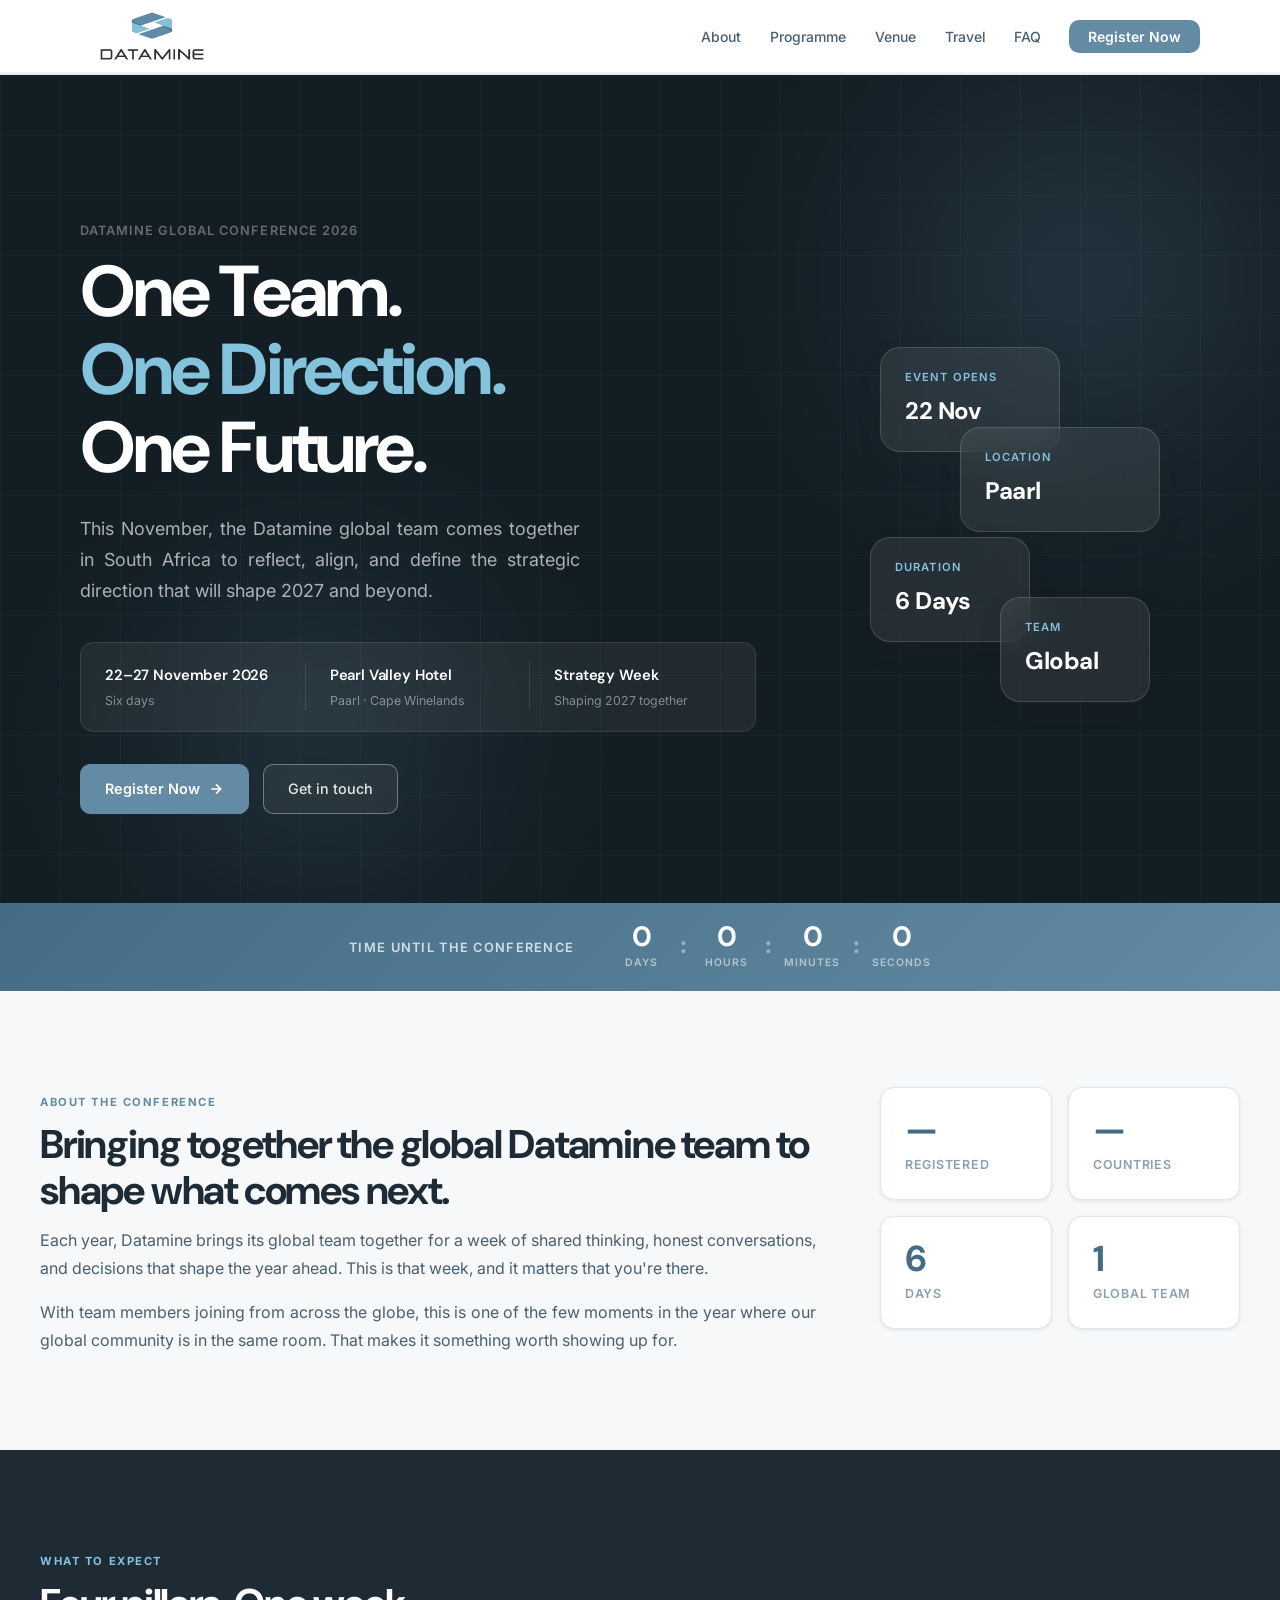
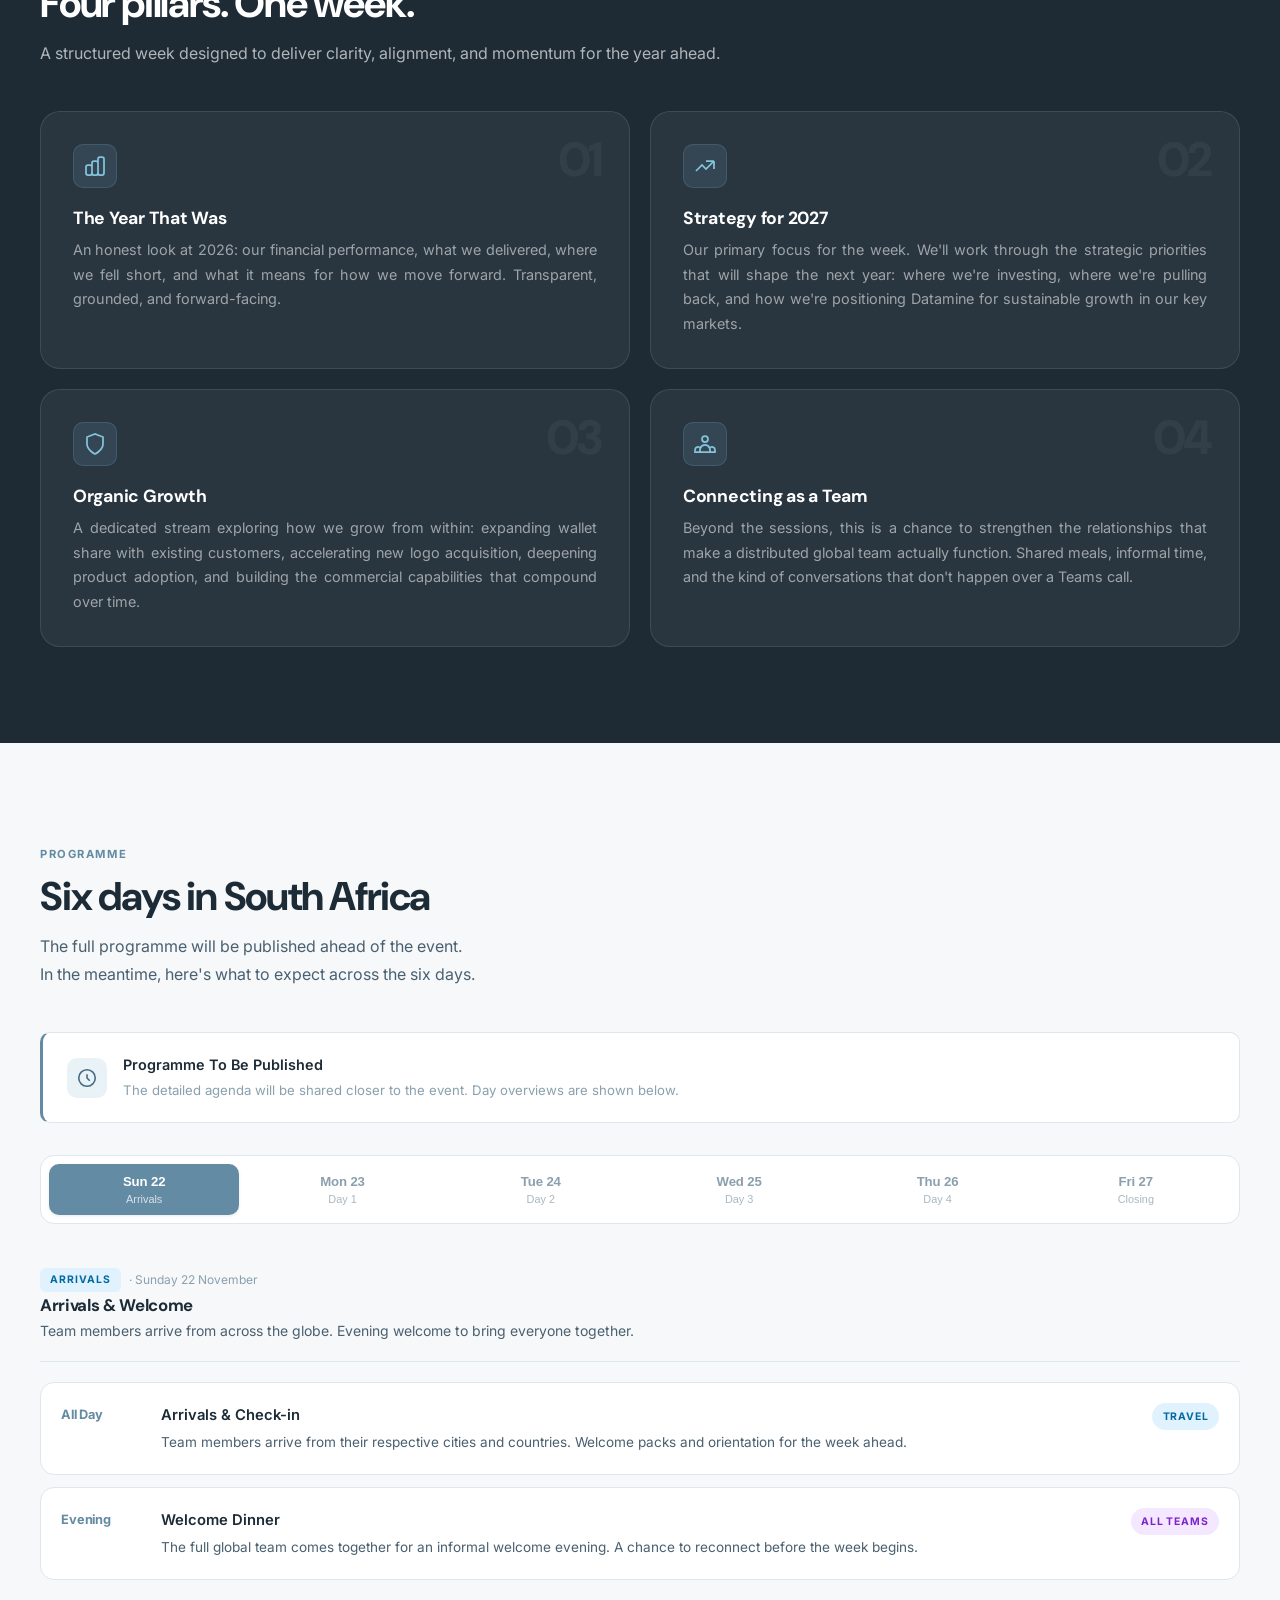
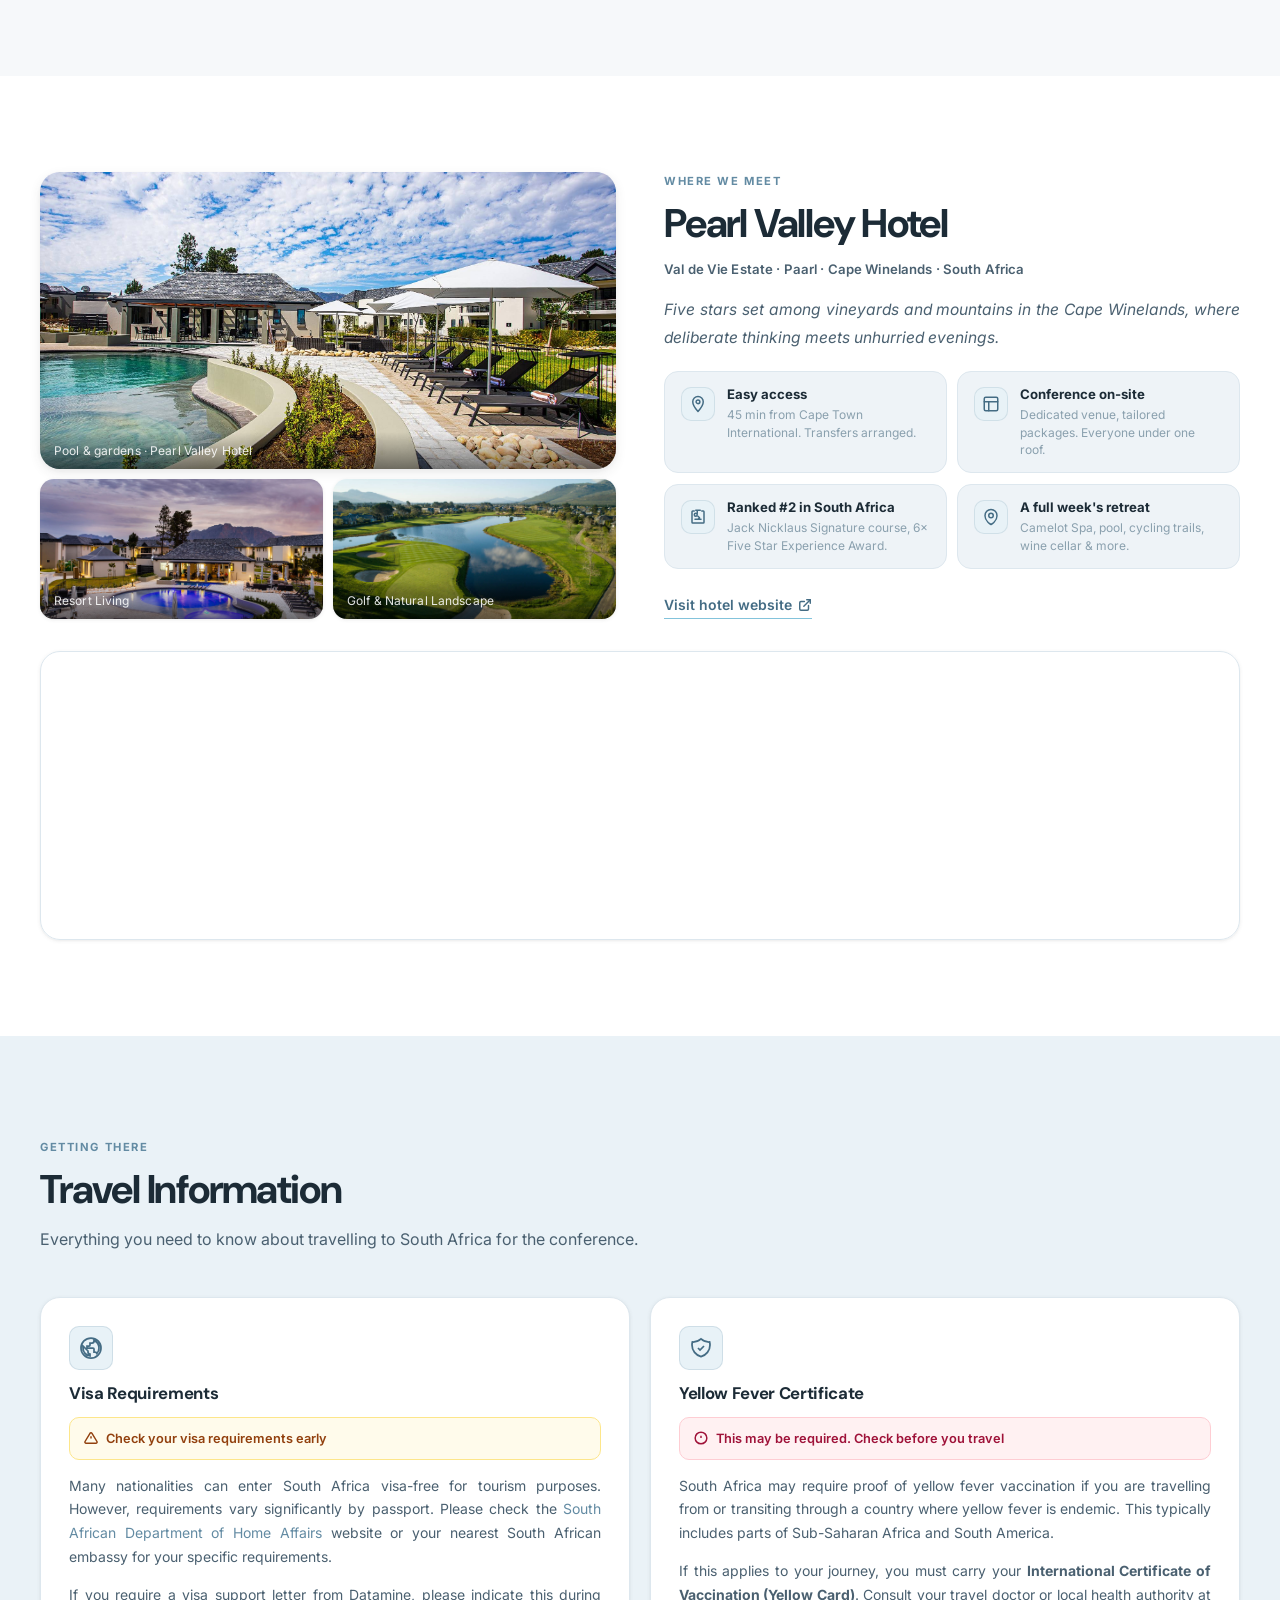
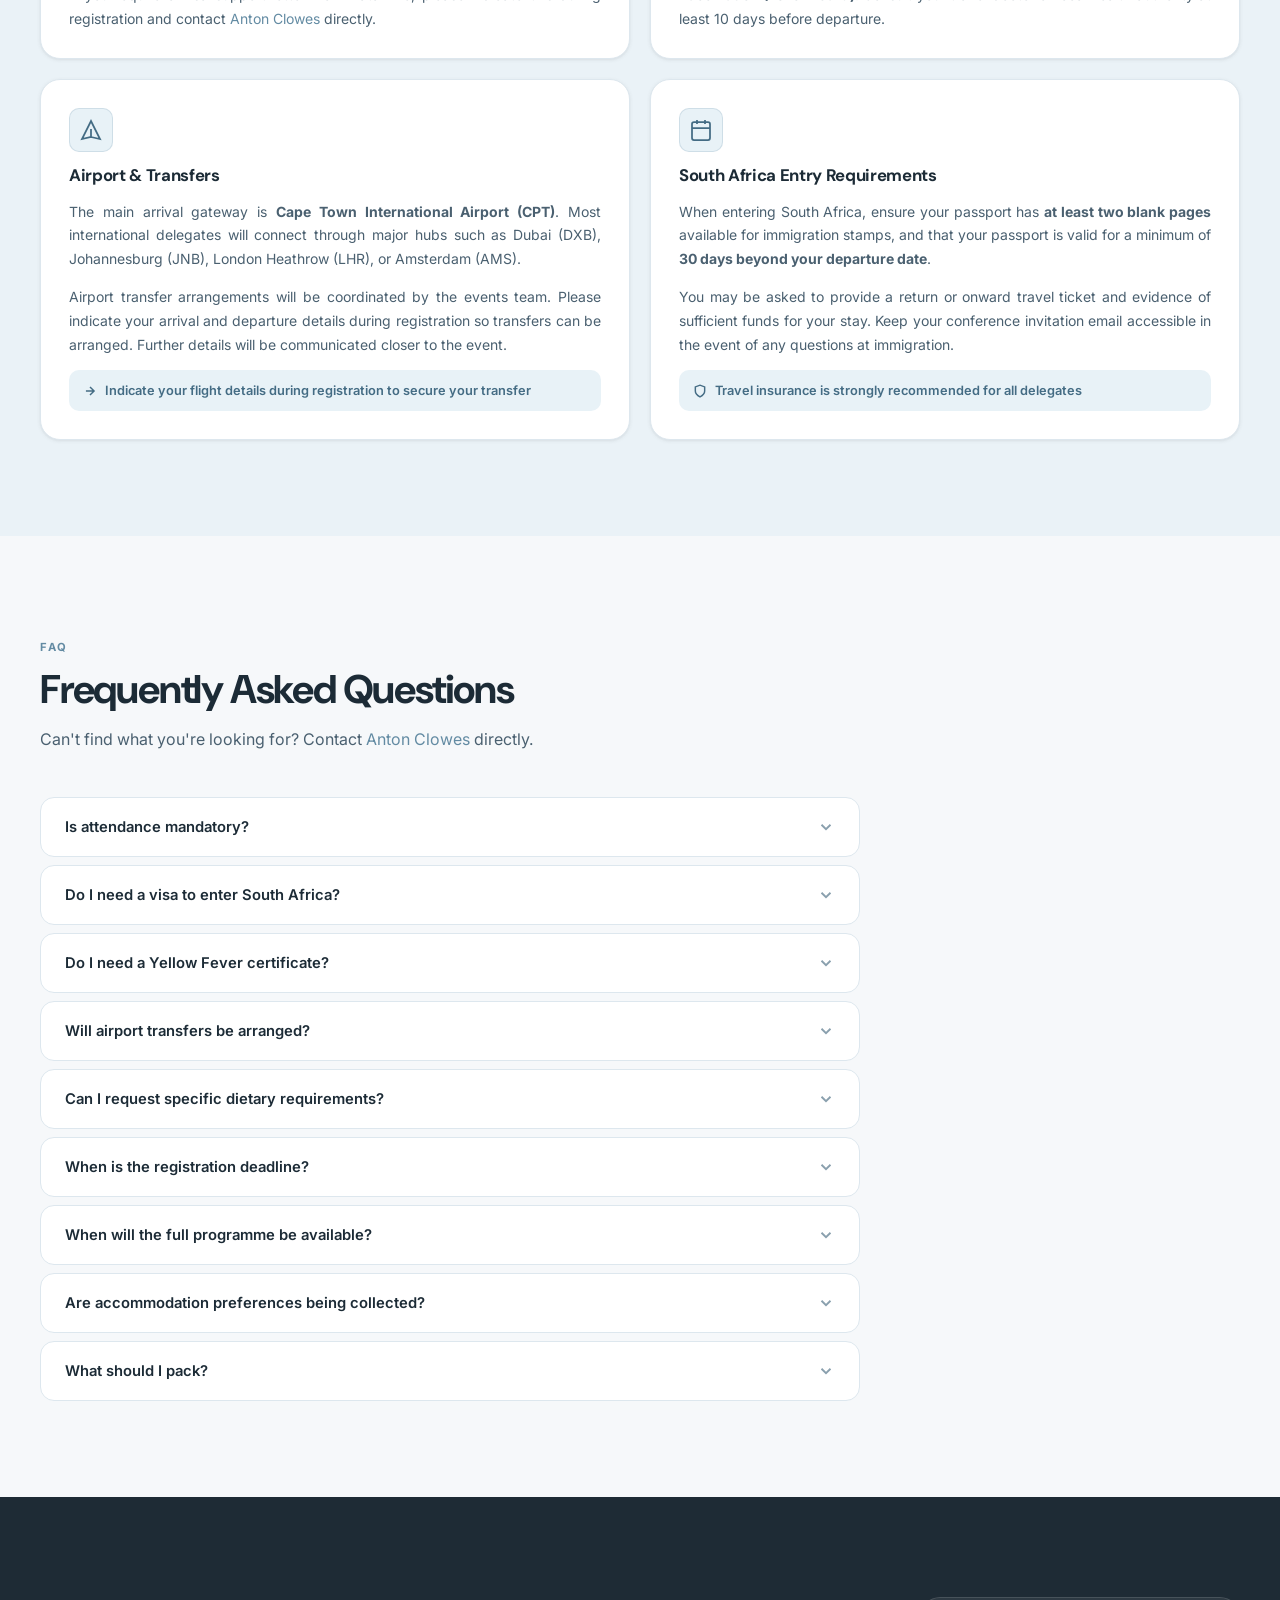
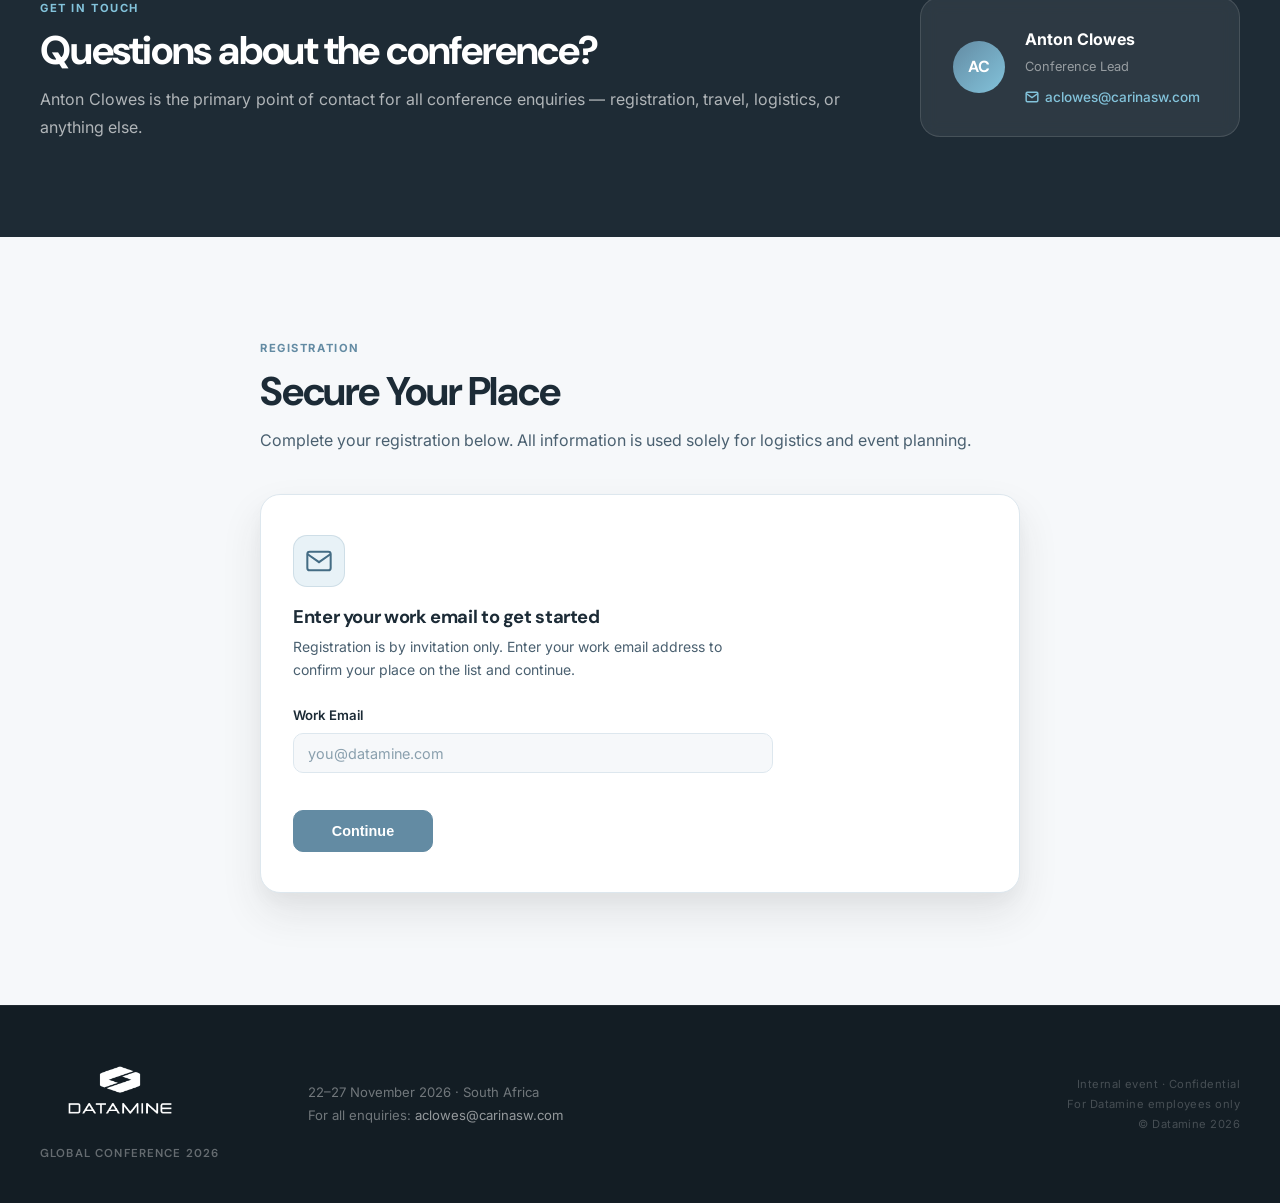
<file: index.html>
<!DOCTYPE html>
<html lang="en">
<head>
  <meta charset="UTF-8">
  <meta name="viewport" content="width=device-width, initial-scale=1.0">
  <meta name="robots" content="noindex, nofollow">
  <meta name="description" content="Datamine Global Conference 2026 — South Africa. 22–27 November 2026. Bringing together the global Datamine team to shape what comes next.">
  <title>Datamine Global Conference 2026</title>

  <!-- Fonts -->
  <link rel="preconnect" href="https://fonts.googleapis.com">
  <link rel="preconnect" href="https://fonts.gstatic.com" crossorigin>
  <link href="https://fonts.googleapis.com/css2?family=Inter:wght@300;400;500;600;700&family=DM+Sans:ital,opsz,wght@0,9..40,300;0,9..40,400;0,9..40,500;0,9..40,600;0,9..40,700;1,9..40,400;1,9..40,700&display=swap" rel="stylesheet">

  <link rel="stylesheet" href="css/styles.css">
</head>
<body>

<!-- ============================================================
     NAVIGATION
     ============================================================ -->
<nav id="main-nav" role="navigation" aria-label="Main navigation">
  <div class="nav-inner">
    <a class="nav-logo" href="#" aria-label="Datamine Global Conference 2026 home">
      <img
        src="images/Datamine-logo.png"
        alt="Datamine"
        class="nav-logo-image"
        onerror="this.src='https://raw.githubusercontent.com/dataminesoftware/datamine-conference/main/images/Datamine-logo.png'; this.onerror=function(){this.style.display='none'; this.nextElementSibling.style.display='flex';};"
      >
      <span class="nav-logo-fallback" aria-hidden="true" style="display:none">Datamine</span>
    </a>

    <button class="nav-mobile-toggle" id="nav-toggle" aria-expanded="false" aria-controls="nav-menu" aria-label="Toggle navigation">
      <span></span><span></span><span></span>
    </button>

    <ul class="nav-links" id="nav-menu" role="list">
      <li><a href="#about" class="nav-link">About</a></li>
      <li><a href="#programme" class="nav-link">Programme</a></li>
      <li><a href="#venue" class="nav-link">Venue</a></li>
      <li><a href="#travel" class="nav-link">Travel</a></li>
      <li><a href="#faq" class="nav-link">FAQ</a></li>
      <li><a href="#register" class="nav-link nav-cta">Register Now</a></li>
    </ul>
  </div>
  <div class="nav-progress" id="nav-progress" aria-hidden="true">
    <div class="nav-progress-bar" id="nav-progress-bar"></div>
  </div>
</nav>


<!-- ============================================================
     HERO
     ============================================================ -->
<section class="hero" aria-labelledby="hero-heading">
  <div class="hero-bg" aria-hidden="true">
    <div class="hero-bg-orb hero-bg-orb-1"></div>
    <div class="hero-bg-orb hero-bg-orb-2"></div>
    <div class="hero-bg-grid" aria-hidden="true"></div>
  </div>

  <div class="hero-inner">
    <div class="hero-content">

      <p class="hero-event-name">Datamine Global Conference 2026</p>

      <h1 id="hero-heading">
        <span class="hero-line-1">One Team.</span>
        <span class="hero-line-2">One Direction.</span>
        <span class="hero-line-3">One Future.</span>
      </h1>

      <p class="hero-sub">This November, the Datamine global team comes together in South Africa to reflect, align, and define the strategic direction that will shape 2027 and beyond.</p>

      <div class="hero-meta" role="list" aria-label="Event details">
        <div class="hero-meta-item" role="listitem">
          <strong>22–27 November 2026</strong>
          <span>Six days</span>
        </div>
        <div class="hero-meta-item" role="listitem">
          <strong>Pearl Valley Hotel</strong>
          <span>Paarl · Cape Winelands</span>
        </div>
        <div class="hero-meta-item" role="listitem">
          <strong>Strategy Week</strong>
          <span>Shaping 2027 together</span>
        </div>
      </div>

      <div class="hero-ctas">
        <a href="#register" class="btn-primary">
          Register Now
          <svg width="16" height="16" viewBox="0 0 24 24" fill="none" stroke="currentColor" stroke-width="2.5" aria-hidden="true"><path d="M5 12h14M12 5l7 7-7 7"/></svg>
        </a>
        <a href="mailto:aclowes@carinasw.com?subject=Datamine%20Global%20Conference%202026%20%E2%80%94%20Enquiry" class="btn-secondary">
          Get in touch
        </a>
      </div>
    </div>

    <div class="hero-visual" aria-hidden="true">
      <div class="hero-card-stack">
        <div class="hero-card hero-card-1">
          <span class="hero-card-label">Event opens</span>
          <strong>22 Nov</strong>
        </div>
        <div class="hero-card hero-card-2">
          <span class="hero-card-label">Location</span>
          <strong>Paarl</strong>
        </div>
        <div class="hero-card hero-card-3">
          <span class="hero-card-label">Duration</span>
          <strong>6 Days</strong>
        </div>
        <div class="hero-card hero-card-4">
          <span class="hero-card-label">Team</span>
          <strong>Global</strong>
        </div>
      </div>
    </div>
  </div>
</section>


<!-- ============================================================
     COUNTDOWN
     ============================================================ -->
<div class="countdown-bar" aria-label="Countdown to conference">
  <div class="countdown-inner">
    <span class="countdown-label">Time until the Conference</span>
    <div class="countdown-units" role="timer" aria-live="off">
      <div class="countdown-unit">
        <span class="countdown-num" id="cd-days" aria-label="days">--</span>
        <span class="countdown-name">Days</span>
      </div>
      <span class="countdown-sep" aria-hidden="true">:</span>
      <div class="countdown-unit">
        <span class="countdown-num" id="cd-hours" aria-label="hours">--</span>
        <span class="countdown-name">Hours</span>
      </div>
      <span class="countdown-sep" aria-hidden="true">:</span>
      <div class="countdown-unit">
        <span class="countdown-num" id="cd-mins" aria-label="minutes">--</span>
        <span class="countdown-name">Minutes</span>
      </div>
      <span class="countdown-sep" aria-hidden="true">:</span>
      <div class="countdown-unit">
        <span class="countdown-num" id="cd-secs" aria-label="seconds">--</span>
        <span class="countdown-name">Seconds</span>
      </div>
    </div>
  </div>
</div>


<!-- ============================================================
     ABOUT
     ============================================================ -->
<section id="about" aria-labelledby="about-heading">
  <div class="section-inner">
    <div class="about-grid">
      <div class="about-lead">
        <p class="section-eyebrow">About the Conference</p>
        <h2 id="about-heading" class="section-title">Bringing together the global Datamine team to shape what comes next.</h2>
        <p class="section-sub">Each year, Datamine brings its global team together for a week of shared thinking, honest conversations, and decisions that shape the year ahead. This is that week, and it matters that you're there.</p>
        <p class="section-sub" style="margin-top:1rem">With team members joining from across the globe, this is one of the few moments in the year where our global community is in the same room. That makes it something worth showing up for.</p>
      </div>
      <div class="about-stats" role="list">
        <div class="about-stat-card" role="listitem">
          <span class="about-stat-num" id="stat-confirmed">—</span>
          <span class="about-stat-label">Registered</span>
        </div>
        <div class="about-stat-card" role="listitem">
          <span class="about-stat-num" id="stat-countries">—</span>
          <span class="about-stat-label">Countries</span>
        </div>
        <div class="about-stat-card" role="listitem">
          <span class="about-stat-num">6</span>
          <span class="about-stat-label">Days</span>
        </div>
        <div class="about-stat-card" role="listitem">
          <span class="about-stat-num">1</span>
          <span class="about-stat-label">Global Team</span>
        </div>
      </div>
    </div>
  </div>
</section>


<!-- ============================================================
     WHAT TO EXPECT — FOUR PILLARS
     ============================================================ -->
<section id="pillars" class="section-dark" aria-labelledby="pillars-heading">
  <div class="section-inner">
    <div class="section-header">
      <p class="section-eyebrow section-eyebrow-light">What to Expect</p>
      <h2 id="pillars-heading" class="section-title section-title-light">Four pillars. One week.</h2>
      <p class="section-sub section-sub-light">A structured week designed to deliver clarity, alignment, and momentum for the year ahead.</p>
    </div>

    <div class="pillars-grid" role="list">

      <div class="pillar-card" role="listitem">
        <div class="pillar-number" aria-hidden="true">01</div>
        <div class="pillar-icon" aria-hidden="true">
          <svg width="24" height="24" viewBox="0 0 24 24" fill="none" stroke="currentColor" stroke-width="1.75"><path d="M9 19v-6a2 2 0 00-2-2H5a2 2 0 00-2 2v6a2 2 0 002 2h2a2 2 0 002-2zm0 0V9a2 2 0 012-2h2a2 2 0 012 2v10m-6 0a2 2 0 002 2h2a2 2 0 002-2m0 0V5a2 2 0 012-2h2a2 2 0 012 2v14a2 2 0 01-2 2h-2a2 2 0 01-2-2z"/></svg>
        </div>
        <h3>The Year That Was</h3>
        <p>An honest look at 2026: our financial performance, what we delivered, where we fell short, and what it means for how we move forward. Transparent, grounded, and forward-facing.</p>
      </div>

      <div class="pillar-card" role="listitem">
        <div class="pillar-number" aria-hidden="true">02</div>
        <div class="pillar-icon" aria-hidden="true">
          <svg width="24" height="24" viewBox="0 0 24 24" fill="none" stroke="currentColor" stroke-width="1.75"><path d="M13 7h8m0 0v8m0-8l-8 8-4-4-6 6"/></svg>
        </div>
        <h3>Strategy for 2027</h3>
        <p>Our primary focus for the week. We'll work through the strategic priorities that will shape the next year: where we're investing, where we're pulling back, and how we're positioning Datamine for sustainable growth in our key markets.</p>
      </div>

      <div class="pillar-card" role="listitem">
        <div class="pillar-number" aria-hidden="true">03</div>
        <div class="pillar-icon" aria-hidden="true">
          <svg width="24" height="24" viewBox="0 0 24 24" fill="none" stroke="currentColor" stroke-width="1.75"><path d="M12 22s8-4 8-10V5l-8-3-8 3v7c0 6 8 10 8 10z"/></svg>
        </div>
        <h3>Organic Growth</h3>
        <p>A dedicated stream exploring how we grow from within: expanding wallet share with existing customers, accelerating new logo acquisition, deepening product adoption, and building the commercial capabilities that compound over time.</p>
      </div>

      <div class="pillar-card" role="listitem">
        <div class="pillar-number" aria-hidden="true">04</div>
        <div class="pillar-icon" aria-hidden="true">
          <svg width="24" height="24" viewBox="0 0 24 24" fill="none" stroke="currentColor" stroke-width="1.75"><path d="M17 20h5v-2a3 3 0 00-5.356-1.857M17 20H7m10 0v-2c0-.656-.126-1.283-.356-1.857M7 20H2v-2a3 3 0 015.356-1.857M7 20v-2c0-.656.126-1.283.356-1.857m0 0a5.002 5.002 0 019.288 0M15 7a3 3 0 11-6 0 3 3 0 016 0z"/></svg>
        </div>
        <h3>Connecting as a Team</h3>
        <p>Beyond the sessions, this is a chance to strengthen the relationships that make a distributed global team actually function. Shared meals, informal time, and the kind of conversations that don't happen over a Teams call.</p>
      </div>

    </div>
  </div>
</section>


<!-- ============================================================
     PROGRAMME
     ============================================================ -->
<section id="programme" aria-labelledby="programme-heading">
  <div class="section-inner">
    <div class="section-header">
      <p class="section-eyebrow">Programme</p>
      <h2 id="programme-heading" class="section-title">Six days in South Africa</h2>
      <p class="section-sub">
The full programme will be published ahead of the event.<br>
In the meantime, here's what to expect across the six days.
</p>
    </div>

    <div class="programme-tbd-banner" role="note" aria-label="Programme status">
      <div class="programme-tbd-icon" aria-hidden="true">
        <svg width="22" height="22" viewBox="0 0 24 24" fill="none" stroke="currentColor" stroke-width="1.75"><path d="M12 8v4l3 3m6-3a9 9 0 11-18 0 9 9 0 0118 0z"/></svg>
      </div>
      <div class="programme-tbd-text">
        <strong>Programme To Be Published</strong>
        <span>The detailed agenda will be shared closer to the event. Day overviews are shown below.</span>
      </div>
    </div>

    <div class="day-tabs" role="tablist" aria-label="Conference days">
      <button class="day-tab active" role="tab" aria-selected="true" aria-controls="day-sun" id="tab-sun" onclick="showDay(event,'sun')">
        <span class="tab-date">Sun 22</span>
        <span class="tab-theme">Arrivals</span>
      </button>
      <button class="day-tab" role="tab" aria-selected="false" aria-controls="day-mon" id="tab-mon" onclick="showDay(event,'mon')">
        <span class="tab-date">Mon 23</span>
        <span class="tab-theme">Day 1</span>
      </button>
      <button class="day-tab" role="tab" aria-selected="false" aria-controls="day-tue" id="tab-tue" onclick="showDay(event,'tue')">
        <span class="tab-date">Tue 24</span>
        <span class="tab-theme">Day 2</span>
      </button>
      <button class="day-tab" role="tab" aria-selected="false" aria-controls="day-wed" id="tab-wed" onclick="showDay(event,'wed')">
        <span class="tab-date">Wed 25</span>
        <span class="tab-theme">Day 3</span>
      </button>
      <button class="day-tab" role="tab" aria-selected="false" aria-controls="day-thu" id="tab-thu" onclick="showDay(event,'thu')">
        <span class="tab-date">Thu 26</span>
        <span class="tab-theme">Day 4</span>
      </button>
      <button class="day-tab" role="tab" aria-selected="false" aria-controls="day-fri" id="tab-fri" onclick="showDay(event,'fri')">
        <span class="tab-date">Fri 27</span>
        <span class="tab-theme">Closing</span>
      </button>
    </div>

    <div id="day-sun" class="day-content active" role="tabpanel" aria-labelledby="tab-sun">
      <div class="day-header">
        <div class="day-header-meta">
          <span class="day-badge day-badge-arrivals">Arrivals</span>
          <span class="day-header-date">· Sunday 22 November</span>
        </div>
        <h3>Arrivals &amp; Welcome</h3>
        <p>Team members arrive from across the globe. Evening welcome to bring everyone together.</p>
      </div>
      <div class="day-placeholder">
        <div class="day-placeholder-item">
          <span class="day-placeholder-time">All Day</span>
          <div class="day-placeholder-content">
            <strong>Arrivals &amp; Check-in</strong>
            <p>Team members arrive from their respective cities and countries. Welcome packs and orientation for the week ahead.</p>
          </div>
          <span class="session-tag tag-logistics">Travel</span>
        </div>
        <div class="day-placeholder-item">
          <span class="day-placeholder-time">Evening</span>
          <div class="day-placeholder-content">
            <strong>Welcome Dinner</strong>
            <p>The full global team comes together for an informal welcome evening. A chance to reconnect before the week begins.</p>
          </div>
          <span class="session-tag tag-social">All Teams</span>
        </div>
      </div>
    </div>

    <div id="day-mon" class="day-content" role="tabpanel" aria-labelledby="tab-mon" hidden>
      <div class="day-header">
        <div class="day-header-meta">
          <span class="day-badge day-badge-programme">Programme</span>
          <span class="day-header-date">· Monday 23 November</span>
        </div>
        <h3>Day 1</h3>
        <p>The conference opens formally. Leadership sets the tone and direction for the week.</p>
      </div>
      <div class="tbd-box">
        <svg width="24" height="24" viewBox="0 0 24 24" fill="none" stroke="currentColor" stroke-width="1.5" aria-hidden="true"><path d="M12 8v4l3 3m6-3a9 9 0 11-18 0 9 9 0 0118 0z"/></svg>
        <p>Programme To Be Published</p>
        <span>The detailed agenda for Day 1 will be shared ahead of the conference.</span>
      </div>
    </div>

    <div id="day-tue" class="day-content" role="tabpanel" aria-labelledby="tab-tue" hidden>
      <div class="day-header">
        <div class="day-header-meta">
          <span class="day-badge day-badge-programme">Programme</span>
          <span class="day-header-date">· Tuesday 24 November</span>
        </div>
        <h3>Day 2</h3>
        <p>Strategic sessions and team working groups. Focused and energised.</p>
      </div>
      <div class="tbd-box">
        <svg width="24" height="24" viewBox="0 0 24 24" fill="none" stroke="currentColor" stroke-width="1.5" aria-hidden="true"><path d="M12 8v4l3 3m6-3a9 9 0 11-18 0 9 9 0 0118 0z"/></svg>
        <p>Programme To Be Published</p>
        <span>The detailed agenda for Day 2 will be shared ahead of the conference.</span>
      </div>
    </div>

    <div id="day-wed" class="day-content" role="tabpanel" aria-labelledby="tab-wed" hidden>
      <div class="day-header">
        <div class="day-header-meta">
          <span class="day-badge day-badge-programme">Programme</span>
          <span class="day-header-date">· Wednesday 25 November</span>
        </div>
        <h3>Day 3</h3>
        <p>Mid-week deep dives and cross-team sessions. Organic growth in focus.</p>
      </div>
      <div class="tbd-box">
        <svg width="24" height="24" viewBox="0 0 24 24" fill="none" stroke="currentColor" stroke-width="1.5" aria-hidden="true"><path d="M12 8v4l3 3m6-3a9 9 0 11-18 0 9 9 0 0118 0z"/></svg>
        <p>Programme To Be Published</p>
        <span>The detailed agenda for Day 3 will be shared ahead of the conference.</span>
      </div>
    </div>

    <div id="day-thu" class="day-content" role="tabpanel" aria-labelledby="tab-thu" hidden>
      <div class="day-header">
        <div class="day-header-meta">
          <span class="day-badge day-badge-programme">Programme</span>
          <span class="day-header-date">· Thursday 26 November</span>
        </div>
        <h3>Day 4</h3>
        <p>Collaborative working sessions. Strategy for 2027 takes shape.</p>
      </div>
      <div class="tbd-box">
        <svg width="24" height="24" viewBox="0 0 24 24" fill="none" stroke="currentColor" stroke-width="1.5" aria-hidden="true"><path d="M12 8v4l3 3m6-3a9 9 0 11-18 0 9 9 0 0118 0z"/></svg>
        <p>Programme To Be Published</p>
        <span>The detailed agenda for Day 4 will be shared ahead of the conference.</span>
      </div>
    </div>

    <div id="day-fri" class="day-content" role="tabpanel" aria-labelledby="tab-fri" hidden>
      <div class="day-header">
        <div class="day-header-meta">
          <span class="day-badge day-badge-closing">Closing</span>
          <span class="day-header-date">· Friday 27 November</span>
        </div>
        <h3>Closing &amp; Departures</h3>
        <p>Closing sessions, reflections, and farewell. The week concludes with clarity and momentum.</p>
      </div>
      <div class="tbd-box">
        <svg width="24" height="24" viewBox="0 0 24 24" fill="none" stroke="currentColor" stroke-width="1.5" aria-hidden="true"><path d="M12 8v4l3 3m6-3a9 9 0 11-18 0 9 9 0 0118 0z"/></svg>
        <p>Programme To Be Published</p>
        <span>The detailed closing agenda and departure logistics will be confirmed ahead of the event.</span>
      </div>
    </div>

  </div>
</section>


<!-- ============================================================
     WHERE WE MEET
     ============================================================ -->
<section id="venue" aria-labelledby="venue-heading">
  <div class="section-inner">
    <div class="venue-layout">

      <!-- Left: Photo grid -->
      <div class="venue-photos">
        <div class="venue-photo-main">
          <img
            src="images/New-pool-at-Pearl-Valley-Hotel-by-Mantis.jpg"
            alt="Pool and gardens at Pearl Valley Hotel"
            onerror="this.src='https://raw.githubusercontent.com/dataminesoftware/datamine-conference/main/images/New-pool-at-Pearl-Valley-Hotel-by-Mantis.jpg'; this.onerror=function(){this.style.background='var(--bg-subtle)';this.removeAttribute('src');};"
          />
          <div class="venue-photo-caption">Pool &amp; gardens · Pearl Valley Hotel</div>
        </div>
        <div class="venue-photo-thumbs">
          <div class="venue-photo-thumb">
            <img
              src="images/14g.jpg"
              alt="Val de Vie Estate vineyards and mountains"
              onerror="this.src='https://raw.githubusercontent.com/dataminesoftware/datamine-conference/main/images/14g.jpg'; this.onerror=function(){this.style.background='var(--bg-subtle)';this.removeAttribute('src');};"
            />
            <div class="venue-photo-caption">Resort Living</div>
          </div>
          <div class="venue-photo-thumb">
            <img
              src="images/pearl-valley-hotel-by-mantis_116825_1280-1280-70-0-0-0.jpg"
              alt="Pearl Valley Hotel interior"
              onerror="this.src='https://raw.githubusercontent.com/dataminesoftware/datamine-conference/main/images/pearl-valley-hotel-by-mantis_116825_1280-1280-70-0-0-0.jpg'; this.onerror=function(){this.style.background='var(--bg-subtle)';this.removeAttribute('src');};"
            />
            <div class="venue-photo-caption">Golf & Natural Landscape</div>
          </div>
        </div>
      </div>

      <!-- Right: Info -->
      <div class="venue-info">
        <p class="section-eyebrow">Where We Meet</p>
        <h2 id="venue-heading" class="section-title">Pearl Valley Hotel</h2>
        <p class="venue-address">Val de Vie Estate · Paarl · Cape Winelands · South Africa</p>

        <p class="venue-desc">Five stars set among vineyards and mountains in the Cape Winelands, where deliberate thinking meets unhurried evenings.</p>

        <div class="venue-stat-grid">
          <div class="venue-stat">
            <div class="venue-stat-icon" aria-hidden="true">
              <svg width="18" height="18" viewBox="0 0 24 24" fill="none" stroke="currentColor" stroke-width="2" stroke-linecap="round" stroke-linejoin="round"><path d="M12 2C8.13 2 5 5.13 5 9c0 5.25 7 13 7 13s7-7.75 7-13c0-3.87-3.13-7-7-7zm0 9.5a2.5 2.5 0 1 1 0-5 2.5 2.5 0 0 1 0 5z"/></svg>
            </div>
            <div>
              <div class="venue-stat-title">Easy access</div>
              <div class="venue-stat-sub">45 min from Cape Town International. Transfers arranged.</div>
            </div>
          </div>
          <div class="venue-stat">
            <div class="venue-stat-icon" aria-hidden="true">
              <svg width="18" height="18" viewBox="0 0 24 24" fill="none" stroke="currentColor" stroke-width="2" stroke-linecap="round" stroke-linejoin="round"><rect x="3" y="3" width="18" height="18" rx="2"/><path d="M3 9h18M9 21V9"/></svg>
            </div>
            <div>
              <div class="venue-stat-title">Conference on-site</div>
              <div class="venue-stat-sub">Dedicated venue, tailored packages. Everyone under one roof.</div>
            </div>
          </div>
          <div class="venue-stat">
            <div class="venue-stat-icon" aria-hidden="true">
              <svg width="18" height="18" viewBox="0 0 24 24" fill="none" stroke="currentColor" stroke-width="2" stroke-linecap="round" stroke-linejoin="round"><circle cx="9" cy="9" r="2"/><path d="M17 4h2a1 1 0 0 1 1 1v14a1 1 0 0 1-1 1H5a1 1 0 0 1-1-1V5a1 1 0 0 1 1-1h2m4-1v4M9 3h6"/><path d="M12 15l2-2-2-2M8 15h8"/></svg>
            </div>
            <div>
              <div class="venue-stat-title">Ranked #2 in South Africa</div>
              <div class="venue-stat-sub">Jack Nicklaus Signature course, 6× Five Star Experience Award.</div>
            </div>
          </div>
          <div class="venue-stat">
            <div class="venue-stat-icon" aria-hidden="true">
              <svg width="18" height="18" viewBox="0 0 24 24" fill="none" stroke="currentColor" stroke-width="2" stroke-linecap="round" stroke-linejoin="round"><path d="M12 22s-8-4.5-8-11.8A8 8 0 0 1 12 2a8 8 0 0 1 8 8.2c0 7.3-8 11.8-8 11.8z"/><circle cx="12" cy="10" r="3"/></svg>
            </div>
            <div>
              <div class="venue-stat-title">A full week's retreat</div>
              <div class="venue-stat-sub">Camelot Spa, pool, cycling trails, wine cellar &amp; more.</div>
            </div>
          </div>
        </div>

        <div class="venue-footer">
          <a href="https://pearlvalleyhotel.com" target="_blank" rel="noopener" class="venue-link">
            Visit hotel website
            <svg width="14" height="14" viewBox="0 0 24 24" fill="none" stroke="currentColor" stroke-width="2.5" stroke-linecap="round" stroke-linejoin="round" aria-hidden="true"><path d="M18 13v6a2 2 0 0 1-2 2H5a2 2 0 0 1-2-2V8a2 2 0 0 1 2-2h6"/><polyline points="15 3 21 3 21 9"/><line x1="10" y1="14" x2="21" y2="3"/></svg>
          </a>
        </div>
      </div>

    </div>

    <!-- Map embed -->
    <div class="venue-map-wrap">
      <iframe
        title="Pearl Valley Hotel location map"
        src="https://www.google.com/maps/embed?pb=!1m18!1m12!1m3!1d3309.854!2d18.9837437!3d-33.8222616!2m3!1f0!2f0!3f0!3m2!1i1024!2i768!4f13.1!3m3!1m2!1s0x1dcdaf5cbe05008f%3A0x77bf8922a60df7c9!2sPearl%20Valley%20Hotel!5e0!3m2!1sen!2sza!4v1718150000000!5m2!1sen!2sza"
        width="100%"
        height="280"
        style="border:0;"
        allowfullscreen=""
        loading="lazy"
        referrerpolicy="no-referrer-when-downgrade"
      ></iframe>
    </div>

  </div>
</section>


<!-- ============================================================
     TRAVEL INFORMATION
     ============================================================ -->
<section id="travel" class="section-tinted" aria-labelledby="travel-heading">
  <div class="section-inner">
    <div class="section-header">
      <p class="section-eyebrow">Getting There</p>
      <h2 id="travel-heading" class="section-title">Travel Information</h2>
      <p class="section-sub">Everything you need to know about travelling to South Africa for the conference.</p>
    </div>

    <div class="travel-grid" role="list">

      <div class="travel-card" role="listitem">
        <div class="travel-card-icon" aria-hidden="true">
          <svg width="24" height="24" viewBox="0 0 24 24" fill="none" stroke="currentColor" stroke-width="1.75"><path d="M12 2C6.48 2 2 6.48 2 12s4.48 10 10 10 10-4.48 10-10S17.52 2 12 2zm-1 17.93c-3.95-.49-7-3.85-7-7.93 0-.62.08-1.21.21-1.79L9 15v1c0 1.1.9 2 2 2v1.93zm6.9-2.54c-.26-.81-1-1.39-1.9-1.39h-1v-3c0-.55-.45-1-1-1H8v-2h2c.55 0 1-.45 1-1V7h2c1.1 0 2-.9 2-2v-.41c2.93 1.19 5 4.06 5 7.41 0 2.08-.8 3.97-2.1 5.39z"/></svg>
        </div>
        <h3>Visa Requirements</h3>
        <div class="travel-card-notice travel-card-notice-warning">
          <svg width="14" height="14" viewBox="0 0 24 24" fill="none" stroke="currentColor" stroke-width="2.5" aria-hidden="true"><path d="M10.29 3.86L1.82 18a2 2 0 001.71 3h16.94a2 2 0 001.71-3L13.71 3.86a2 2 0 00-3.42 0z"/><line x1="12" y1="9" x2="12" y2="13"/><line x1="12" y1="17" x2="12.01" y2="17"/></svg>
          Check your visa requirements early
        </div>
        <p>Many nationalities can enter South Africa visa-free for tourism purposes. However, requirements vary significantly by passport. Please check the <a href="https://www.dha.gov.za" target="_blank" rel="noopener">South African Department of Home Affairs</a> website or your nearest South African embassy for your specific requirements.</p>
        <p>If you require a visa support letter from Datamine, please indicate this during registration and contact <a href="mailto:aclowes@carinasw.com">Anton Clowes</a> directly.</p>
      </div>

      <div class="travel-card" role="listitem">
        <div class="travel-card-icon" aria-hidden="true">
          <svg width="24" height="24" viewBox="0 0 24 24" fill="none" stroke="currentColor" stroke-width="1.75"><path d="M9 12l2 2 4-4m5.618-4.016A11.955 11.955 0 0112 2.944a11.955 11.955 0 01-8.618 3.04A12.02 12.02 0 003 9c0 5.591 3.824 10.29 9 11.622 5.176-1.332 9-6.03 9-11.622 0-1.042-.133-2.052-.382-3.016z"/></svg>
        </div>
        <h3>Yellow Fever Certificate</h3>
        <div class="travel-card-notice travel-card-notice-important">
          <svg width="14" height="14" viewBox="0 0 24 24" fill="none" stroke="currentColor" stroke-width="2.5" aria-hidden="true"><circle cx="12" cy="12" r="10"/><line x1="12" y1="8" x2="12" y2="12"/><line x1="12" y1="16" x2="12.01" y2="16"/></svg>
          This may be required. Check before you travel
        </div>
        <p>South Africa may require proof of yellow fever vaccination if you are travelling from or transiting through a country where yellow fever is endemic. This typically includes parts of Sub-Saharan Africa and South America.</p>
        <p>If this applies to your journey, you must carry your <strong>International Certificate of Vaccination (Yellow Card)</strong>. Consult your travel doctor or local health authority at least 10 days before departure.</p>
      </div>

      <div class="travel-card" role="listitem">
        <div class="travel-card-icon" aria-hidden="true">
          <svg width="24" height="24" viewBox="0 0 24 24" fill="none" stroke="currentColor" stroke-width="1.75"><path d="M12 19l9 2-9-18-9 18 9-2zm0 0v-8"/></svg>
        </div>
        <h3>Airport &amp; Transfers</h3>
        <p>The main arrival gateway is <strong>Cape Town International Airport (CPT)</strong>. Most international delegates will connect through major hubs such as Dubai (DXB), Johannesburg (JNB), London Heathrow (LHR), or Amsterdam (AMS).</p>
        <p>Airport transfer arrangements will be coordinated by the events team. Please indicate your arrival and departure details during registration so transfers can be arranged. Further details will be communicated closer to the event.</p>
        <div class="travel-card-highlight">
          <svg width="14" height="14" viewBox="0 0 24 24" fill="none" stroke="currentColor" stroke-width="2.5" aria-hidden="true"><path d="M5 12h14M12 5l7 7-7 7"/></svg>
          Indicate your flight details during registration to secure your transfer
        </div>
      </div>

      <div class="travel-card" role="listitem">
        <div class="travel-card-icon" aria-hidden="true">
          <svg width="24" height="24" viewBox="0 0 24 24" fill="none" stroke="currentColor" stroke-width="1.75"><rect x="3" y="4" width="18" height="18" rx="2"/><path d="M16 2v4M8 2v4M3 10h18"/></svg>
        </div>
        <h3>South Africa Entry Requirements</h3>
        <p>When entering South Africa, ensure your passport has <strong>at least two blank pages</strong> available for immigration stamps, and that your passport is valid for a minimum of <strong>30 days beyond your departure date</strong>.</p>
        <p>You may be asked to provide a return or onward travel ticket and evidence of sufficient funds for your stay. Keep your conference invitation email accessible in the event of any questions at immigration.</p>
        <div class="travel-card-highlight">
          <svg width="14" height="14" viewBox="0 0 24 24" fill="none" stroke="currentColor" stroke-width="2.5" aria-hidden="true"><path d="M12 22s8-4 8-10V5l-8-3-8 3v7c0 6 8 10 8 10z"/></svg>
          Travel insurance is strongly recommended for all delegates
        </div>
      </div>

    </div>
  </div>
</section>


<!-- ============================================================
     FAQ
     ============================================================ -->
<section id="faq" aria-labelledby="faq-heading">
  <div class="section-inner">
    <div class="section-header">
      <p class="section-eyebrow">FAQ</p>
      <h2 id="faq-heading" class="section-title">Frequently Asked Questions</h2>
      <p class="section-sub">Can't find what you're looking for? Contact <a href="mailto:aclowes@carinasw.com">Anton Clowes</a> directly.</p>
    </div>

    <div class="faq-list" role="list">

      <div class="faq-item" role="listitem">
        <button class="faq-question" aria-expanded="false" onclick="toggleFaq(this)">
          Is attendance mandatory?
          <svg class="faq-chevron" width="18" height="18" viewBox="0 0 24 24" fill="none" stroke="currentColor" stroke-width="2.5" aria-hidden="true"><path d="M6 9l6 6 6-6"/></svg>
        </button>
        <div class="faq-answer" hidden>
          <p>If you have received an invitation to the Datamine Global Conference 2026, attendance is expected unless previously discussed and agreed with your manager. This is one of the most significant team events of the year, and the value of the week comes from the full global team being present together. If you have a specific situation that may prevent attendance, please speak with your manager at the earliest opportunity.</p>
        </div>
      </div>

      <div class="faq-item" role="listitem">
        <button class="faq-question" aria-expanded="false" onclick="toggleFaq(this)">
          Do I need a visa to enter South Africa?
          <svg class="faq-chevron" width="18" height="18" viewBox="0 0 24 24" fill="none" stroke="currentColor" stroke-width="2.5" aria-hidden="true"><path d="M6 9l6 6 6-6"/></svg>
        </button>
        <div class="faq-answer" hidden>
          <p>Visa requirements depend on your nationality. Many passports (including most EU, UK, US, Australian, Canadian, and New Zealand passports) allow visa-free entry to South Africa for short stays. However, you must check this independently based on your specific passport and circumstances. Visit the <a href="https://www.dha.gov.za" target="_blank" rel="noopener">South African Department of Home Affairs website</a> or contact your nearest South African embassy or consulate. If you need a visa support letter from Datamine, indicate this during registration and contact Anton Clowes.</p>
        </div>
      </div>

      <div class="faq-item" role="listitem">
        <button class="faq-question" aria-expanded="false" onclick="toggleFaq(this)">
          Do I need a Yellow Fever certificate?
          <svg class="faq-chevron" width="18" height="18" viewBox="0 0 24 24" fill="none" stroke="currentColor" stroke-width="2.5" aria-hidden="true"><path d="M6 9l6 6 6-6"/></svg>
        </button>
        <div class="faq-answer" hidden>
          <p>South Africa requires proof of yellow fever vaccination if you are arriving from or transiting through a country on the yellow fever endemic list. This typically includes parts of Sub-Saharan Africa and Central/South America. If this applies to your routing, you must carry your International Certificate of Vaccination (the "Yellow Card") and it must be valid. Consult your travel doctor or local health authority well in advance of travel, ideally at least 10–14 days before your departure.</p>
        </div>
      </div>

      <div class="faq-item" role="listitem">
        <button class="faq-question" aria-expanded="false" onclick="toggleFaq(this)">
          Will airport transfers be arranged?
          <svg class="faq-chevron" width="18" height="18" viewBox="0 0 24 24" fill="none" stroke="currentColor" stroke-width="2.5" aria-hidden="true"><path d="M6 9l6 6 6-6"/></svg>
        </button>
        <div class="faq-answer" hidden>
          <p>Yes. Airport transfer arrangements will be coordinated by the events team. You will be asked to provide your arrival and departure flight details during registration. The events team will consolidate this information and communicate transfer arrangements closer to the event. If your plans change after registering, please update your details or contact Anton Clowes directly.</p>
        </div>
      </div>

      <div class="faq-item" role="listitem">
        <button class="faq-question" aria-expanded="false" onclick="toggleFaq(this)">
          Can I request specific dietary requirements?
          <svg class="faq-chevron" width="18" height="18" viewBox="0 0 24 24" fill="none" stroke="currentColor" stroke-width="2.5" aria-hidden="true"><path d="M6 9l6 6 6-6"/></svg>
        </button>
        <div class="faq-answer" hidden>
          <p>Yes. The registration form includes a section for dietary requirements, food allergies, and any additional notes for the catering team. Please be as specific as possible. This information will be shared directly with the event catering team to ensure your needs are fully accommodated throughout the week, including all meals and evening events.</p>
        </div>
      </div>

      <div class="faq-item" role="listitem">
        <button class="faq-question" aria-expanded="false" onclick="toggleFaq(this)">
          When is the registration deadline?
          <svg class="faq-chevron" width="18" height="18" viewBox="0 0 24 24" fill="none" stroke="currentColor" stroke-width="2.5" aria-hidden="true"><path d="M6 9l6 6 6-6"/></svg>
        </button>
        <div class="faq-answer" hidden>
          <p>A registration deadline will be communicated by the events team. We strongly encourage all delegates to register as early as possible so that logistics, catering, and transfers can be planned effectively. Early registration also helps the events team identify and resolve any travel challenges (such as visa requirements) with adequate lead time.</p>
        </div>
      </div>

      <div class="faq-item" role="listitem">
        <button class="faq-question" aria-expanded="false" onclick="toggleFaq(this)">
          When will the full programme be available?
          <svg class="faq-chevron" width="18" height="18" viewBox="0 0 24 24" fill="none" stroke="currentColor" stroke-width="2.5" aria-hidden="true"><path d="M6 9l6 6 6-6"/></svg>
        </button>
        <div class="faq-answer" hidden>
          <p>The conference agenda has not yet been finalised. The full programme will be published on this page and communicated to all registered delegates when it is ready. This website will be updated as information becomes available, so please check back regularly. If you have questions about the programme content, contact Anton Clowes.</p>
        </div>
      </div>

      <div class="faq-item" role="listitem">
        <button class="faq-question" aria-expanded="false" onclick="toggleFaq(this)">
          Are accommodation preferences being collected?
          <svg class="faq-chevron" width="18" height="18" viewBox="0 0 24 24" fill="none" stroke="currentColor" stroke-width="2.5" aria-hidden="true"><path d="M6 9l6 6 6-6"/></svg>
        </button>
        <div class="faq-answer" hidden>
          <p>No. Accommodation has been arranged centrally for all delegates and will not be collected through the registration form. Room assignments will be communicated by the events team. Please do not contact the venue directly regarding accommodation.</p>
        </div>
      </div>

      <div class="faq-item" role="listitem">
        <button class="faq-question" aria-expanded="false" onclick="toggleFaq(this)">
          What should I pack?
          <svg class="faq-chevron" width="18" height="18" viewBox="0 0 24 24" fill="none" stroke="currentColor" stroke-width="2.5" aria-hidden="true"><path d="M6 9l6 6 6-6"/></svg>
        </button>
        <div class="faq-answer" hidden>
          <p>South Africa in late November is late spring in the Southern Hemisphere. Expect warm, sunny weather with daytime temperatures typically between 20–28°C. Smart casual attire is appropriate for conference sessions. Evening events may be slightly smarter. Sunscreen and comfortable footwear are recommended. Conference merchandise (t-shirt) will be distributed on arrival, so please indicate your size during registration.</p>
        </div>
      </div>

    </div>
  </div>
</section>


<!-- ============================================================
     CONTACT
     ============================================================ -->
<section id="contact" class="section-dark" aria-labelledby="contact-heading">
  <div class="section-inner">
    <div class="contact-inner">
      <div class="contact-left">
        <p class="section-eyebrow section-eyebrow-light">Get in Touch</p>
        <h2 id="contact-heading" class="section-title section-title-light">Questions about the conference?</h2>
        <p class="section-sub section-sub-light">Anton Clowes is the primary point of contact for all conference enquiries — registration, travel, logistics, or anything else.</p>
      </div>
      <div class="contact-card">
        <div class="contact-card-avatar" aria-hidden="true">AC</div>
        <div class="contact-card-info">
          <strong>Anton Clowes</strong>
          <span>Conference Lead</span>
          <a href="mailto:aclowes@carinasw.com" class="contact-card-email">
            <svg width="14" height="14" viewBox="0 0 24 24" fill="none" stroke="currentColor" stroke-width="2.5" aria-hidden="true"><path d="M4 4h16c1.1 0 2 .9 2 2v12c0 1.1-.9 2-2 2H4c-1.1 0-2-.9-2-2V6c0-1.1.9-2 2-2z"/><polyline points="22,6 12,13 2,6"/></svg>
            aclowes@carinasw.com
          </a>
        </div>
      </div>
    </div>
  </div>
</section>


<!-- ============================================================
     REGISTRATION
     ============================================================ -->
<section id="register" aria-labelledby="register-heading">
  <div class="section-inner">
    <div class="register-wrap">

      <div class="register-header">
        <p class="section-eyebrow">Registration</p>
        <h2 id="register-heading" class="section-title">Secure Your Place</h2>
        <p class="section-sub">Complete your registration below. All information is used solely for logistics and event planning.</p>
      </div>

      <!-- ============================================================
           EMAIL GATE — sits before the step form
           ============================================================ -->
      <div class="email-gate" id="email-gate">
        <div class="email-gate-inner">
          <div class="email-gate-icon" aria-hidden="true">
            <svg width="28" height="28" viewBox="0 0 24 24" fill="none" stroke="currentColor" stroke-width="1.75"><path d="M4 4h16c1.1 0 2 .9 2 2v12c0 1.1-.9 2-2 2H4c-1.1 0-2-.9-2-2V6c0-1.1.9-2 2-2z"/><polyline points="22,6 12,13 2,6"/></svg>
          </div>
          <h3 class="email-gate-title">Enter your work email to get started</h3>
          <p class="email-gate-desc">Registration is by invitation only. Enter your work email address to confirm your place on the list and continue.</p>
          <div class="email-gate-field">
            <div class="form-group" style="margin-bottom:0">
              <label class="form-label" for="gate-email">Work Email</label>
              <input
                class="form-input"
                type="email"
                id="gate-email"
                placeholder="you@datamine.com"
                autocomplete="email"
                inputmode="email"
              >
              <span class="form-error" id="gate-email-error" role="alert"></span>
            </div>
          </div>
          <button type="button" class="btn-primary email-gate-btn" id="gate-btn" onclick="handleEmailGate()">
            <span class="btn-label">Continue</span>
            <span class="btn-loading" hidden aria-hidden="true">
              <svg class="spinner" width="16" height="16" viewBox="0 0 24 24" fill="none" stroke="currentColor" stroke-width="2.5"><path d="M12 2v4M12 18v4M4.93 4.93l2.83 2.83M16.24 16.24l2.83 2.83M2 12h4M18 12h4M4.93 19.07l2.83-2.83M16.24 7.76l2.83-2.83"/></svg>
              Checking…
            </span>
          </button>
        </div>

        <!-- Gate outcome messages — shown/hidden by JS -->

        <!-- Not on list -->
        <div class="gate-msg gate-msg-blocked" id="gate-msg-notfound" hidden role="alert">
          <div class="gate-msg-icon">
            <svg width="20" height="20" viewBox="0 0 24 24" fill="none" stroke="currentColor" stroke-width="2" aria-hidden="true"><circle cx="12" cy="12" r="10"/><line x1="15" y1="9" x2="9" y2="15"/><line x1="9" y1="9" x2="15" y2="15"/></svg>
          </div>
          <div>
            <strong>This email address is not on the invite list.</strong>
            <p>If you believe this is an error, please contact <a href="mailto:aclowes@carinasw.com">Anton Clowes</a>.</p>
          </div>
        </div>

        <!-- Already fully registered -->
        <div class="gate-msg gate-msg-info" id="gate-msg-registered" hidden role="alert">
          <div class="gate-msg-icon">
            <svg width="20" height="20" viewBox="0 0 24 24" fill="none" stroke="currentColor" stroke-width="2" aria-hidden="true"><path d="M22 11.08V12a10 10 0 11-5.93-9.14"/><polyline points="22 4 12 14.01 9 11.01"/></svg>
          </div>
          <div>
            <strong>You're already registered.</strong>
            <p>Your registration for the Datamine Global Conference 2026 is complete. If you need to make any changes, please contact <a href="mailto:aclowes@carinasw.com">Anton Clowes</a>.</p>
          </div>
        </div>

        <!-- Flight info pending — resume prompt -->
        <div class="gate-msg gate-msg-warning" id="gate-msg-flightpending" hidden role="alert">
          <div class="gate-msg-icon">
            <svg width="20" height="20" viewBox="0 0 24 24" fill="none" stroke="currentColor" stroke-width="2" aria-hidden="true"><path d="M12 19l9 2-9-18-9 18 9-2zm0 0v-8"/></svg>
          </div>
          <div>
            <strong>Your flight details are still outstanding.</strong>
            <p>Your registration is saved, but we're still waiting on your flight information. Click below to add your travel details.</p>
            <button type="button" class="btn-primary" style="margin-top:0.875rem" onclick="resumeFlightDetails()">
              Add flight details
              <svg width="14" height="14" viewBox="0 0 24 24" fill="none" stroke="currentColor" stroke-width="2.5" aria-hidden="true"><path d="M5 12h14M12 5l7 7-7 7"/></svg>
            </button>
          </div>
        </div>

        <!-- Network / unexpected error -->
        <div class="gate-msg gate-msg-blocked" id="gate-msg-error" hidden role="alert">
          <div class="gate-msg-icon">
            <svg width="20" height="20" viewBox="0 0 24 24" fill="none" stroke="currentColor" stroke-width="2" aria-hidden="true"><circle cx="12" cy="12" r="10"/><line x1="12" y1="8" x2="12" y2="12"/><line x1="12" y1="16" x2="12.01" y2="16"/></svg>
          </div>
          <div>
            <strong>Something went wrong.</strong>
            <p id="gate-error-detail">Please try again or contact <a href="mailto:aclowes@carinasw.com">aclowes@carinasw.com</a>.</p>
          </div>
        </div>

      </div><!-- /email-gate -->

      <!-- ============================================================
           MULTI-STEP FORM — hidden until gate passes
           ============================================================ -->
      <div class="reg-form-wrap" id="reg-form-wrap" hidden>

        <!-- STEP INDICATOR -->
        <nav class="form-steps" aria-label="Registration form progress">
          <div class="form-step-item active" data-step="1">
            <span class="form-step-dot" aria-hidden="true">1</span>
            <span class="step-label">Personal</span>
          </div>
          <div class="form-step-item" data-step="2">
            <span class="form-step-dot" aria-hidden="true">2</span>
            <span class="step-label">Professional</span>
          </div>
          <div class="form-step-item" data-step="3">
            <span class="form-step-dot" aria-hidden="true">3</span>
            <span class="step-label">Travel</span>
          </div>
          <div class="form-step-item" data-step="4">
            <span class="form-step-dot" aria-hidden="true">4</span>
            <span class="step-label">Dietary</span>
          </div>
          <div class="form-step-item" data-step="5">
            <span class="form-step-dot" aria-hidden="true">5</span>
            <span class="step-label">Health</span>
          </div>
          <div class="form-step-item" data-step="6">
            <span class="form-step-dot" aria-hidden="true">6</span>
            <span class="step-label">Access</span>
          </div>
          <div class="form-step-item" data-step="7">
            <span class="form-step-dot" aria-hidden="true">7</span>
            <span class="step-label">Programme</span>
          </div>
          <div class="form-step-item" data-step="8">
            <span class="form-step-dot" aria-hidden="true">8</span>
            <span class="step-label">Merch</span>
          </div>
          <div class="form-step-item" data-step="9">
            <span class="form-step-dot" aria-hidden="true">9</span>
            <span class="step-label">Consent</span>
          </div>
        </nav>

        <!-- STEP 1: Personal Information -->
        <!-- email is no longer collected here — captured at gate -->
        <div id="form-step-1" class="form-step-panel" role="form" aria-labelledby="step1-heading">
          <h3 class="form-step-heading" id="step1-heading">Personal Information</h3>
          <p class="form-step-desc">Please review and confirm your details. You can edit any pre-filled information if needed.</p>
          <div class="form-grid">
            <div class="form-group full">
              <label class="form-label" for="f-fullname">Full Name <span class="required" aria-label="required">*</span></label>
              <input class="form-input" type="text" id="f-fullname" name="fullName" placeholder="Your full name" autocomplete="name" required>
              <span class="form-error" id="err-fullname" role="alert"></span>
            </div>
            <div class="form-group">
              <label class="form-label" for="f-gender">Gender <span class="required" aria-label="required">*</span></label>
              <select class="form-select" id="f-gender" name="gender" required>
                <option value="">Select…</option>
                <option value="Female">Female</option>
                <option value="Male">Male</option>
                <option value="Non-binary">Non-binary</option>
                <option value="Prefer not to say">Prefer not to say</option>
              </select>
              <span class="form-error" id="err-gender" role="alert"></span>
            </div>
            <div class="form-group">
              <label class="form-label" for="f-whatsapp">WhatsApp Number</label>
              <input class="form-input" type="tel" id="f-whatsapp" name="whatsappNumber" placeholder="+1 555 000 0000" autocomplete="tel" inputmode="tel" pattern="[+\d\s().\\-]{7,20}" oninput="this.value=this.value.replace(/[^\d\s+().\\-]/g,'')">
              <span class="form-hint">Including country code. Used for event communications and logistics only.</span>
            </div>
          </div>
          <div class="form-nav">
            <div></div>
            <button type="button" class="btn-primary" onclick="nextStep(1)">
              Continue
              <svg width="16" height="16" viewBox="0 0 24 24" fill="none" stroke="currentColor" stroke-width="2.5" aria-hidden="true"><path d="M5 12h14M12 5l7 7-7 7"/></svg>
            </button>
          </div>
        </div>

        <!-- STEP 2: Professional Information -->
        <div id="form-step-2" class="form-step-panel" role="form" aria-labelledby="step2-heading" hidden>
          <h3 class="form-step-heading" id="step2-heading">Professional Information</h3>
          <p class="form-step-desc">Your role and where you sit in the organisation. Pre-filled from our records — edit if anything has changed.</p>
          <div class="form-grid">
            <div class="form-group full">
              <label class="form-label" for="f-jobtitle">Job Title <span class="required" aria-label="required">*</span></label>
              <input class="form-input" type="text" id="f-jobtitle" name="jobTitle" placeholder="e.g. Senior Software Engineer" required>
              <span class="form-error" id="err-jobtitle" role="alert"></span>
            </div>
            <div class="form-group full">
              <label class="form-label" for="f-businessunit">Business Unit / Region <span class="required" aria-label="required">*</span></label>
              <input class="form-input" type="text" id="f-businessunit" name="businessUnit" placeholder="e.g. APAC, Mining Solutions, R&D" required>
              <span class="form-error" id="err-businessunit" role="alert"></span>
            </div>
            <div class="form-group">
              <label class="form-label" for="f-officelocation">Office Location</label>
              <input class="form-input" type="text" id="f-officelocation" name="officeLocation" placeholder="e.g. Perth, Brisbane, London">
            </div>
            <div class="form-group">
              <label class="form-label" for="f-officecountry">Office Country</label>
              <div class="country-wrap" id="wrap-officecountry">
                <input class="form-input" type="text" id="f-officecountry" name="officeCountry"
                  placeholder="Type to search…" autocomplete="off" role="combobox"
                  aria-expanded="false" aria-controls="list-officecountry" aria-autocomplete="list"
                  oninput="countryFilter(this)" onfocus="countryFilter(this)" onblur="countryBlur(this)" onkeydown="countryKey(event,this)">
                <ul class="country-list" id="list-officecountry" role="listbox" hidden></ul>
              </div>
            </div>
          </div>
          <div class="form-nav">
            <button type="button" class="btn-ghost" onclick="prevStep(2)">
              <svg width="16" height="16" viewBox="0 0 24 24" fill="none" stroke="currentColor" stroke-width="2.5" aria-hidden="true"><path d="M19 12H5M12 19l-7-7 7-7"/></svg>
              Back
            </button>
            <button type="button" class="btn-primary" onclick="nextStep(2)">
              Continue
              <svg width="16" height="16" viewBox="0 0 24 24" fill="none" stroke="currentColor" stroke-width="2.5" aria-hidden="true"><path d="M5 12h14M12 5l7 7-7 7"/></svg>
            </button>
          </div>
        </div>

        <!-- STEP 3: Travel Information (includes flight details + transfers when booked) -->
        <div id="form-step-3" class="form-step-panel" role="form" aria-labelledby="step3-heading" hidden>
          <h3 class="form-step-heading" id="step3-heading">Travel Information</h3>
          <p class="form-step-desc">Your travel details for logistics coordination.</p>

          <!-- Flight booked toggle -->
          <div class="form-grid" id="travel-toggle-grid">
            <div class="form-group full">
              <label class="form-label">Do you have your flights booked? <span class="required" aria-label="required">*</span></label>
              <div class="radio-group" role="radiogroup" id="flight-booked-group">
                <label class="radio-label">
                  <input type="radio" name="flightBooked" value="yes" onchange="toggleFlightFields(this.value)"> Yes — I have my flights booked
                </label>
                <label class="radio-label">
                  <input type="radio" name="flightBooked" value="no" onchange="toggleFlightFields(this.value)"> Not yet — I'll add them later
                </label>
              </div>
              <span class="form-error" id="err-flightbooked" role="alert"></span>
            </div>
          </div>

          <div class="form-grid" id="travel-fields-grid">
            <div class="form-group">
              <label class="form-label" for="f-residencecountry">Country of Residence <span class="required" aria-label="required">*</span></label>
              <div class="country-wrap" id="wrap-residencecountry">
                <input class="form-input" type="text" id="f-residencecountry" name="countryOfResidence"
                  placeholder="Type to search…" autocomplete="off" role="combobox"
                  aria-expanded="false" aria-controls="list-residencecountry" aria-autocomplete="list"
                  oninput="countryFilter(this)" onfocus="countryFilter(this)" onblur="countryBlur(this)" onkeydown="countryKey(event,this)"
                  required>
                <ul class="country-list" id="list-residencecountry" role="listbox" hidden></ul>
              </div>
              <span class="form-error" id="err-residencecountry" role="alert"></span>
            </div>
            <div class="form-group">
              <label class="form-label" for="f-departurecity">Departure City <span class="required" aria-label="required">*</span></label>
              <input class="form-input" type="text" id="f-departurecity" name="departureCity" placeholder="e.g. Perth, London, Santiago" required>
              <span class="form-error" id="err-departurecity" role="alert"></span>
            </div>
            <div class="form-group">
              <label class="form-label" for="f-visarequired">Will you require a visa to enter South Africa?</label>
              <select class="form-select" id="f-visarequired" name="visaRequired">
                <option value="">Select…</option>
                <option value="no">No — my passport allows visa-free entry</option>
                <option value="yes">Yes — I need a visa</option>
                <option value="unsure">Unsure — I need to check</option>
                <option value="support-needed">Yes — and I need a support letter from Datamine</option>
              </select>
            </div>
            <div class="form-group">
              <label class="form-label" for="f-yellowfever">Yellow Fever certificate required for your route?</label>
              <select class="form-select" id="f-yellowfever" name="yellowFeverRequired">
                <option value="">Select…</option>
                <option value="no">No — not applicable to my route</option>
                <option value="yes-have">Yes — and I have a valid certificate</option>
                <option value="yes-need">Yes — I need to arrange this</option>
                <option value="unsure">Unsure — I need to check</option>
              </select>
            </div>
          </div>

          <!-- Flight details + transfers — shown only when flights are booked -->
          <div id="flight-fields" hidden>
            <div class="flight-fields-header">
              <svg width="16" height="16" viewBox="0 0 24 24" fill="none" stroke="currentColor" stroke-width="2" aria-hidden="true"><path d="M12 19l9 2-9-18-9 18 9-2zm0 0v-8"/></svg>
              Flight Details
            </div>
            <div class="form-grid">
              <div class="form-group">
                <label class="form-label" for="f-arrivaldate">Arrival Date <span class="required" aria-label="required">*</span></label>
                <input class="form-input" type="date" id="f-arrivaldate" name="arrivalDate"
                  min="2026-11-01" max="2026-11-27" value="2026-11-22">
                <span class="form-error" id="err-arrivaldate" role="alert"></span>
              </div>
              <div class="form-group">
                <label class="form-label" for="f-arrivaltime">Arrival Time (South Africa) <span class="required" aria-label="required">*</span></label>
                <input class="form-input" type="time" id="f-arrivaltime" name="arrivalTime">
                <span class="form-error" id="err-arrivaltime" role="alert"></span>
              </div>
              <div class="form-group">
                <label class="form-label" for="f-departuredate">Departure Date <span class="required" aria-label="required">*</span></label>
                <input class="form-input" type="date" id="f-departuredate" name="departureDate"
                  min="2026-11-22" max="2026-11-30" value="2026-11-27">
                <span class="form-error" id="err-departuredate" role="alert"></span>
              </div>
              <div class="form-group">
                <label class="form-label" for="f-departuretime">Departure Time (South Africa) <span class="required" aria-label="required">*</span></label>
                <input class="form-input" type="time" id="f-departuretime" name="departureTime">
                <span class="form-error" id="err-departuretime" role="alert"></span>
              </div>
            </div>
            <div class="flight-fields-header" style="margin-top:0.5rem">
              <svg width="16" height="16" viewBox="0 0 24 24" fill="none" stroke="currentColor" stroke-width="2" aria-hidden="true"><path d="M3 9l9-7 9 7v11a2 2 0 0 1-2 2H5a2 2 0 0 1-2-2z"/><polyline points="9 22 9 12 15 12 15 22"/></svg>
              Airport Transfers
            </div>
            <div class="form-grid">
              <div class="form-group full">
                <label class="form-label" for="f-transferarrival">Arrival Transfer Required <span class="required" aria-label="required">*</span></label>
                <select class="form-select" id="f-transferarrival" name="airportTransferArrival">
                  <option value="">Select…</option>
                  <option value="yes">Yes — I need a transfer from the airport on arrival</option>
                  <option value="no">No — I will arrange my own transport</option>
                  <option value="unsure">Unsure — please contact me</option>
                </select>
                <span class="form-error" id="err-transferarrival" role="alert"></span>
              </div>
              <div class="form-group full">
                <label class="form-label" for="f-transferdeparture">Departure Transfer Required <span class="required" aria-label="required">*</span></label>
                <select class="form-select" id="f-transferdeparture" name="airportTransferDeparture">
                  <option value="">Select…</option>
                  <option value="yes">Yes — I need a transfer to the airport on departure</option>
                  <option value="no">No — I will arrange my own transport</option>
                  <option value="unsure">Unsure — please contact me</option>
                </select>
                <span class="form-error" id="err-transferdeparture" role="alert"></span>
              </div>
            </div>
          </div>

          <div class="form-nav">
            <button type="button" class="btn-ghost" onclick="prevStep(3)">
              <svg width="16" height="16" viewBox="0 0 24 24" fill="none" stroke="currentColor" stroke-width="2.5" aria-hidden="true"><path d="M19 12H5M12 19l-7-7 7-7"/></svg>
              Back
            </button>
            <button type="button" class="btn-primary" onclick="nextStep(3)">
              Continue
              <svg width="16" height="16" viewBox="0 0 24 24" fill="none" stroke="currentColor" stroke-width="2.5" aria-hidden="true"><path d="M5 12h14M12 5l7 7-7 7"/></svg>
            </button>
          </div>
        </div>

        <!-- STEP 4: Dietary Requirements -->
        <div id="form-step-4" class="form-step-panel" role="form" aria-labelledby="step4-heading" hidden>
          <h3 class="form-step-heading" id="step4-heading">Dietary Requirements</h3>
          <p class="form-step-desc">Help us ensure all meals and catering are right for you.</p>
          <div class="form-grid">
            <div class="form-group full">
              <label class="form-label" for="f-dietary">Dietary Restrictions</label>
              <input class="form-input" type="text" id="f-dietary" name="dietaryRestrictions" placeholder="e.g. Vegetarian, Vegan, Halal, Kosher, Gluten-free — or 'None'">
            </div>
            <div class="form-group full">
              <label class="form-label" for="f-allergies">Food Allergies</label>
              <input class="form-input" type="text" id="f-allergies" name="foodAllergies" placeholder="e.g. Nuts, Shellfish, Dairy, Eggs — or 'None'">
              <span class="form-hint">Please list all allergies. This information is taken seriously and shared with catering.</span>
            </div>
            <div class="form-group full">
              <label class="form-label" for="f-dietarynotes">Additional Dietary Notes</label>
              <textarea class="form-textarea" id="f-dietarynotes" name="dietaryNotes" placeholder="Anything else the catering team should know…" rows="3"></textarea>
            </div>
          </div>
          <div class="form-nav">
            <button type="button" class="btn-ghost" onclick="prevStep(4)">
              <svg width="16" height="16" viewBox="0 0 24 24" fill="none" stroke="currentColor" stroke-width="2.5" aria-hidden="true"><path d="M19 12H5M12 19l-7-7 7-7"/></svg>
              Back
            </button>
            <button type="button" class="btn-primary" onclick="nextStep(4)">
              Continue
              <svg width="16" height="16" viewBox="0 0 24 24" fill="none" stroke="currentColor" stroke-width="2.5" aria-hidden="true"><path d="M5 12h14M12 5l7 7-7 7"/></svg>
            </button>
          </div>
        </div>

        <!-- STEP 5: Health & Emergency -->
        <div id="form-step-5" class="form-step-panel" role="form" aria-labelledby="step5-heading" hidden>
          <h3 class="form-step-heading" id="step5-heading">Health &amp; Emergency Contact</h3>
          <p class="form-step-desc">This information is treated with full confidentiality and used only in the event of an emergency.</p>
          <div class="form-grid">
            <div class="form-group full">
              <label class="form-label" for="f-medical">Medical Conditions</label>
              <textarea class="form-textarea" id="f-medical" name="medicalConditions" placeholder="Any conditions the events team should be aware of — or 'None'" rows="2"></textarea>
            </div>
            <div class="form-group full">
              <label class="form-label" for="f-medications">Medications</label>
              <input class="form-input" type="text" id="f-medications" name="medications" placeholder="Any medications you carry regularly — or 'None'">
            </div>
            <div class="form-group full">
              <label class="form-label">Do you carry an EpiPen? <span class="required" aria-label="required">*</span></label>
              <div class="radio-group" role="radiogroup">
                <label class="radio-label">
                  <input type="radio" name="carriesEpipen" value="yes"> Yes
                </label>
                <label class="radio-label">
                  <input type="radio" name="carriesEpipen" value="no"> No
                </label>
              </div>
              <span class="form-error" id="err-epipen" role="alert"></span>
            </div>
            <div class="form-group">
              <label class="form-label" for="f-emergencyname">Emergency Contact Name <span class="required" aria-label="required">*</span></label>
              <input class="form-input" type="text" id="f-emergencyname" name="emergencyContactName" placeholder="Full name" required>
              <span class="form-error" id="err-emergencyname" role="alert"></span>
            </div>
            <div class="form-group">
              <label class="form-label" for="f-emergencyrelation">Relationship <span class="required" aria-label="required">*</span></label>
              <select class="form-select" id="f-emergencyrelation" name="emergencyContactRelationship" required>
                <option value="">Select…</option>
                <option value="Partner">Partner</option>
                <option value="Spouse">Spouse</option>
                <option value="Mother">Mother</option>
                <option value="Father">Father</option>
                <option value="Sister">Sister</option>
                <option value="Brother">Brother</option>
                <option value="Daughter">Daughter</option>
                <option value="Son">Son</option>
                <option value="Friend">Friend</option>
                <option value="Other">Other</option>
              </select>
              <span class="form-error" id="err-emergencyrelation" role="alert"></span>
            </div>
            <div class="form-group full">
              <label class="form-label" for="f-emergencyphone">Emergency Contact Phone <span class="required" aria-label="required">*</span></label>
              <input class="form-input" type="tel" id="f-emergencyphone" name="emergencyContactPhone" placeholder="+1 555 000 0000 (include country code)" autocomplete="tel" inputmode="tel" pattern="[+\d\s().\\-]{7,20}" oninput="this.value=this.value.replace(/[^\d\s+().\\-]/g,'')" required>
              <span class="form-error" id="err-emergencyphone" role="alert"></span>
            </div>
            <div class="form-group full">
              <label class="form-label">Travel Insurance Confirmed? <span class="required" aria-label="required">*</span></label>
              <div class="radio-group" role="radiogroup">
                <label class="radio-label">
                  <input type="radio" name="travelInsurance" value="yes"> Yes — I have travel insurance for this trip
                </label>
                <label class="radio-label">
                  <input type="radio" name="travelInsurance" value="arranging"> Not yet — I'm arranging it
                </label>
                <label class="radio-label">
                  <input type="radio" name="travelInsurance" value="no"> No
                </label>
              </div>
              <span class="form-hint" style="margin-top:0.4rem;display:block">Travel insurance is strongly recommended for all delegates travelling internationally.</span>
              <span class="form-error" id="err-travelinsurance" role="alert"></span>
            </div>
          </div>
          <div class="form-nav">
            <button type="button" class="btn-ghost" onclick="prevStep(5)">
              <svg width="16" height="16" viewBox="0 0 24 24" fill="none" stroke="currentColor" stroke-width="2.5" aria-hidden="true"><path d="M19 12H5M12 19l-7-7 7-7"/></svg>
              Back
            </button>
            <button type="button" class="btn-primary" onclick="nextStep(5)">
              Continue
              <svg width="16" height="16" viewBox="0 0 24 24" fill="none" stroke="currentColor" stroke-width="2.5" aria-hidden="true"><path d="M5 12h14M12 5l7 7-7 7"/></svg>
            </button>
          </div>
        </div>

        <!-- STEP 6: Accessibility -->
        <div id="form-step-6" class="form-step-panel" role="form" aria-labelledby="step6-heading" hidden>
          <h3 class="form-step-heading" id="step6-heading">Accessibility</h3>
          <p class="form-step-desc">Help us ensure the conference is fully accessible for everyone.</p>
          <div class="form-grid">
            <div class="form-group full">
              <label class="form-label" for="f-mobility">Mobility Requirements</label>
              <textarea class="form-textarea" id="f-mobility" name="mobilityRequirements" placeholder="Any mobility needs we should accommodate — or 'None'" rows="2"></textarea>
            </div>
            <div class="form-group full">
              <label class="form-label" for="f-accessibility">Other Accessibility Requirements</label>
              <textarea class="form-textarea" id="f-accessibility" name="accessibilityRequirements" placeholder="Visual, hearing, or any other accessibility needs — or 'None'" rows="2"></textarea>
              <span class="form-hint">All information is handled confidentially and used solely to ensure your needs are met at the event.</span>
            </div>
          </div>
          <div class="form-nav">
            <button type="button" class="btn-ghost" onclick="prevStep(6)">
              <svg width="16" height="16" viewBox="0 0 24 24" fill="none" stroke="currentColor" stroke-width="2.5" aria-hidden="true"><path d="M19 12H5M12 19l-7-7 7-7"/></svg>
              Back
            </button>
            <button type="button" class="btn-primary" onclick="nextStep(6)">
              Continue
              <svg width="16" height="16" viewBox="0 0 24 24" fill="none" stroke="currentColor" stroke-width="2.5" aria-hidden="true"><path d="M5 12h14M12 5l7 7-7 7"/></svg>
            </button>
          </div>
        </div>

        <!-- STEP 7: Programme Preferences -->
        <div id="form-step-7" class="form-step-panel" role="form" aria-labelledby="step7-heading" hidden>
          <h3 class="form-step-heading" id="step7-heading">Programme Preferences</h3>
          <p class="form-step-desc">Share what you're most interested in to help us tailor the programme experience.</p>
          <div class="form-grid">
            <div class="form-group full">
              <label class="form-label" for="f-preferredtopics">Preferred Topics</label>
              <textarea class="form-textarea" id="f-preferredtopics" name="preferredTopics" placeholder="What topics, sessions, or themes are you most interested in? Any areas you'd like the programme to address? Share as much or as little as you'd like…" rows="5"></textarea>
              <span class="form-hint">Free-form — there are no wrong answers. This helps the programme team understand what matters to the team.</span>
            </div>
          </div>
          <div class="form-nav">
            <button type="button" class="btn-ghost" onclick="prevStep(7)">
              <svg width="16" height="16" viewBox="0 0 24 24" fill="none" stroke="currentColor" stroke-width="2.5" aria-hidden="true"><path d="M19 12H5M12 19l-7-7 7-7"/></svg>
              Back
            </button>
            <button type="button" class="btn-primary" onclick="nextStep(7)">
              Continue
              <svg width="16" height="16" viewBox="0 0 24 24" fill="none" stroke="currentColor" stroke-width="2.5" aria-hidden="true"><path d="M5 12h14M12 5l7 7-7 7"/></svg>
            </button>
          </div>
        </div>

        <!-- STEP 8: Merchandise -->
        <div id="form-step-8" class="form-step-panel" role="form" aria-labelledby="step8-heading" hidden>
          <h3 class="form-step-heading" id="step8-heading">Conference Merchandise</h3>
          <p class="form-step-desc">A Datamine conference t-shirt will be provided to all delegates. Please confirm your size and preferred fit.</p>
          <div class="form-grid">
            <div class="form-group full">
              <label class="form-label" for="f-tshirt">T-Shirt Size <span class="required" aria-label="required">*</span></label>
              <div class="size-selector" role="radiogroup" aria-label="T-shirt size">
                <label class="size-option"><input type="radio" name="tshirtSize" value="XS"> <span>XS</span></label>
                <label class="size-option"><input type="radio" name="tshirtSize" value="S"> <span>S</span></label>
                <label class="size-option"><input type="radio" name="tshirtSize" value="M"> <span>M</span></label>
                <label class="size-option"><input type="radio" name="tshirtSize" value="L"> <span>L</span></label>
                <label class="size-option"><input type="radio" name="tshirtSize" value="XL"> <span>XL</span></label>
                <label class="size-option"><input type="radio" name="tshirtSize" value="XXL"> <span>XXL</span></label>
                <label class="size-option"><input type="radio" name="tshirtSize" value="3XL"> <span>3XL</span></label>
                <label class="size-option"><input type="radio" name="tshirtSize" value="4XL"> <span>4XL</span></label>
              </div>
              <span class="form-error" id="err-tshirt" role="alert"></span>
            </div>
            <div class="form-group full">
              <label class="form-label" for="f-tshirtfit">T-Shirt Fit <span class="required" aria-label="required">*</span></label>
              <select class="form-select" id="f-tshirtfit" name="tshirtFit" required>
                <option value="">Select…</option>
                <option value="Fitted">Fitted</option>
                <option value="Standard">Standard</option>
              </select>
              <span class="form-hint">Pre-selected based on your profile. Update if you prefer a different cut.</span>
              <span class="form-error" id="err-tshirtfit" role="alert"></span>
            </div>
          </div>
          <div class="form-nav">
            <button type="button" class="btn-ghost" onclick="prevStep(8)">
              <svg width="16" height="16" viewBox="0 0 24 24" fill="none" stroke="currentColor" stroke-width="2.5" aria-hidden="true"><path d="M19 12H5M12 19l-7-7 7-7"/></svg>
              Back
            </button>
            <button type="button" class="btn-primary" onclick="nextStep(8)">
              Continue
              <svg width="16" height="16" viewBox="0 0 24 24" fill="none" stroke="currentColor" stroke-width="2.5" aria-hidden="true"><path d="M5 12h14M12 5l7 7-7 7"/></svg>
            </button>
          </div>
        </div>

        <!-- STEP 9: Consent -->
        <div id="form-step-9" class="form-step-panel" role="form" aria-labelledby="step9-heading" hidden>
          <h3 class="form-step-heading" id="step9-heading">Consent &amp; Submission</h3>
          <p class="form-step-desc">Please review and confirm the following before submitting your registration.</p>
          <div class="form-grid">
            <div class="form-group full">
              <div class="privacy-notice" role="note">
                <svg width="16" height="16" viewBox="0 0 24 24" fill="none" stroke="currentColor" stroke-width="2" aria-hidden="true"><path d="M12 22s8-4 8-10V5l-8-3-8 3v7c0 6 8 10 8 10z"/></svg>
                <p><strong>Internal use only.</strong> Your details will be used solely for Datamine Global Conference 2026 logistics, event planning, and related communications. Data is handled securely and not shared externally beyond what is necessary to organise the event (e.g. catering and transfer providers).</p>
              </div>
            </div>
            <div class="form-group full">
              <label class="checkbox-label consent-checkbox">
                <input type="checkbox" id="f-privacy" name="privacyAccepted" value="true" required>
                <span>I consent to my personal information being processed for the purposes described above in connection with the Datamine Global Conference 2026.</span>
              </label>
              <span class="form-error" id="err-privacy" role="alert"></span>
            </div>
            <div class="form-group full">
              <label class="checkbox-label consent-checkbox">
                <input type="checkbox" id="f-terms" name="termsAccepted" value="true" required>
                <span>I confirm that the information I have provided is accurate and understand that it will be used to coordinate my attendance at the conference.</span>
              </label>
              <span class="form-error" id="err-terms" role="alert"></span>
            </div>
          </div>
          <div class="form-nav">
            <button type="button" class="btn-ghost" onclick="prevStep(9)">
              <svg width="16" height="16" viewBox="0 0 24 24" fill="none" stroke="currentColor" stroke-width="2.5" aria-hidden="true"><path d="M19 12H5M12 19l-7-7 7-7"/></svg>
              Back
            </button>
            <button type="button" class="btn-primary btn-submit" id="submit-btn" onclick="submitRegistration()">
              <span class="btn-label">Submit Registration</span>
              <span class="btn-loading" hidden aria-hidden="true">
                <svg class="spinner" width="18" height="18" viewBox="0 0 24 24" fill="none" stroke="currentColor" stroke-width="2.5"><path d="M12 2v4M12 18v4M4.93 4.93l2.83 2.83M16.24 16.24l2.83 2.83M2 12h4M18 12h4M4.93 19.07l2.83-2.83M16.24 7.76l2.83-2.83"/></svg>
                Submitting…
              </span>
            </button>
          </div>
        </div>

      </div><!-- /reg-form-wrap -->

      <!-- SUCCESS STATE — full registration -->
      <div class="success-box" id="success-box" hidden role="alert" aria-live="assertive">
        <div class="success-icon" aria-hidden="true">
          <svg width="32" height="32" viewBox="0 0 24 24" fill="none" stroke="currentColor" stroke-width="2.5"><path d="M22 11.08V12a10 10 0 11-5.93-9.14"/><polyline points="22 4 12 14.01 9 11.01"/></svg>
        </div>
        <h3>Registration received!</h3>
        <p>Thank you — you're registered for the Datamine Global Conference 2026. The events team will be in touch with further details as they are confirmed. See you in South Africa.</p>
        <a href="mailto:aclowes@carinasw.com" class="btn-secondary" style="margin-top:1.25rem">
          Contact the events team
          <svg width="14" height="14" viewBox="0 0 24 24" fill="none" stroke="currentColor" stroke-width="2.5" aria-hidden="true"><path d="M7 17L17 7M17 7H7M17 7v10"/></svg>
        </a>
      </div>

      <!-- SUCCESS STATE — flight details updated -->
      <div class="success-box" id="success-box-flight" hidden role="alert" aria-live="assertive">
        <div class="success-icon" aria-hidden="true">
          <svg width="32" height="32" viewBox="0 0 24 24" fill="none" stroke="currentColor" stroke-width="2.5"><path d="M12 19l9 2-9-18-9 18 9-2zm0 0v-8"/></svg>
        </div>
        <h3>Flight details updated!</h3>
        <p>Your travel information has been saved. The events team will use this to coordinate your airport transfer. If anything changes, contact <a href="mailto:aclowes@carinasw.com">Anton Clowes</a>.</p>
      </div>

      <!-- ERROR STATE -->
      <div class="error-box" id="error-box" hidden role="alert" aria-live="assertive">
        <svg width="20" height="20" viewBox="0 0 24 24" fill="none" stroke="currentColor" stroke-width="2" aria-hidden="true"><circle cx="12" cy="12" r="10"/><line x1="15" y1="9" x2="9" y2="15"/><line x1="9" y1="9" x2="15" y2="15"/></svg>
        <div>
          <strong>Submission failed.</strong>
          <p id="error-message">Something went wrong. Please try again or email <a href="mailto:aclowes@carinasw.com">aclowes@carinasw.com</a>.</p>
        </div>
      </div>

    </div><!-- /register-wrap -->
  </div>
</section>


<!-- ============================================================
     FOOTER
     ============================================================ -->
<footer role="contentinfo">
  <div class="footer-inner">
    <div class="footer-brand">
      <img
        src="images/Datamine-logo-white.png"
        alt="Datamine"
        class="footer-logo-image"
        onerror="this.src='https://raw.githubusercontent.com/dataminesoftware/datamine-conference/main/images/Datamine-logo-white.png'; this.onerror=function(){this.style.display='none'; this.nextElementSibling.style.display='block';};"
      >
      <span class="footer-logo-fallback" style="display:none">Datamine</span>
      <span class="footer-event-name">Global Conference 2026</span>
    </div>
    <div class="footer-details">
      <p>22–27 November 2026 · South Africa</p>
      <p>For all enquiries: <a href="mailto:aclowes@carinasw.com">aclowes@carinasw.com</a></p>
    </div>
    <p class="footer-legal">Internal event · Confidential<br>For Datamine employees only<br>© Datamine 2026</p>
  </div>
</footer>


<!-- ============================================================
     HIDDEN ADMIN PANEL (access via ?admin=true in URL)
     ============================================================ -->
<div id="admin-panel" class="admin-panel" hidden role="complementary" aria-label="Admin panel">

  <!-- LOGIN SCREEN -->
  <div id="admin-login" class="admin-login-wrap">
    <div class="admin-login-card">
      <div class="admin-login-logo">
        <img src="images/Datamine-logo.png" alt="Datamine" style="height:32px;width:auto;">
      </div>
      <h2 class="admin-login-title">Admin Access</h2>
      <p class="admin-login-sub">Sign in with your Datamine admin account.</p>
      <div class="form-group" style="margin-bottom:0.75rem">
        <label class="form-label" for="admin-email">Email</label>
        <input class="form-input" type="email" id="admin-email" placeholder="you@datamine.com" autocomplete="email">
      </div>
      <div class="form-group" style="margin-bottom:1.25rem">
        <label class="form-label" for="admin-password">Password</label>
        <input class="form-input" type="password" id="admin-password" placeholder="••••••••" autocomplete="current-password">
      </div>
      <span class="form-error" id="admin-login-error" role="alert" style="display:block;margin-bottom:0.75rem"></span>
      <button class="btn-primary" style="width:100%;justify-content:center" onclick="adminLogin()">
        Sign in
      </button>
    </div>
  </div>

  <!-- ADMIN CONTENT (hidden until logged in) -->
  <div id="admin-content" hidden>
  <div class="admin-inner">
    <div class="admin-header">
      <h2>Admin — Registrations</h2>
      <div class="admin-header-actions">
        <button class="btn-ghost admin-close" onclick="closeAdmin()">Close</button>
        <button class="btn-primary" onclick="exportCSV()">
          <svg width="14" height="14" viewBox="0 0 24 24" fill="none" stroke="currentColor" stroke-width="2.5" aria-hidden="true"><path d="M21 15v4a2 2 0 01-2 2H5a2 2 0 01-2-2v-4"/><polyline points="7 10 12 15 17 10"/><line x1="12" y1="15" x2="12" y2="3"/></svg>
          Export CSV
        </button>
      </div>
    </div>

    <div class="admin-filters">
      <input class="form-input admin-search" type="search" id="admin-search-name" placeholder="Search by name…" oninput="filterAdmin()">
      <input class="form-input admin-search" type="search" id="admin-search-email" placeholder="Search by email…" oninput="filterAdmin()">
      <select class="form-select admin-filter" id="admin-filter-country" onchange="filterAdmin()">
        <option value="">All countries</option>
      </select>
      <select class="form-select admin-filter" id="admin-filter-visa" onchange="filterAdmin()">
        <option value="">All visa statuses</option>
        <option value="yes">Visa required</option>
        <option value="no">No visa required</option>
        <option value="unsure">Unsure</option>
        <option value="support-needed">Support letter needed</option>
      </select>
    </div>

    <div class="admin-stats-row">
      <div class="admin-stat">
        <span id="admin-count">0</span>
        <span>Registrations shown</span>
      </div>
      <div class="admin-stat">
        <span id="admin-total">0</span>
        <span>Total registered</span>
      </div>
    </div>

    <div class="admin-table-wrap">
      <table class="admin-table" id="admin-table">
        <thead>
          <tr>
            <th>Name</th>
            <th>Email</th>
            <th>Job Title</th>
            <th>Business Unit</th>
            <th>Country</th>
            <th>Visa</th>
            <th>Status</th>
            <th>T-shirt</th>
            <th>Submitted</th>
          </tr>
        </thead>
        <tbody id="admin-tbody">
          <tr><td colspan="9" class="admin-loading">Loading registrations…</td></tr>
        </tbody>
      </table>
    </div>
  </div>
  </div><!-- /admin-content -->
</div>

<script src="js/app.js"></script>
</body>
</html>
</file>
<file: css/styles.css>
/* ============================================================
   DATAMINE GLOBAL CONFERENCE 2026 — styles.css
   Version 2 · Premium corporate conference website
   Brand: #638BA3 #83C3DB #446C84 #343434
   ============================================================ */

/* ============================================================
   DESIGN TOKENS
   ============================================================ */
:root {
  /* Brand palette */
  --brand-primary:       #638BA3;
  --brand-primary-dark:  #446C84;
  --brand-primary-light: #e8f2f7;
  --brand-accent:        #83C3DB;
  --brand-accent-light:  #d4edf5;
  --brand-dark:          #343434;

  /* Backgrounds */
  --bg-primary:    #F6F8FA;
  --bg-secondary:  #FFFFFF;
  --bg-subtle:     #EEF3F7;
  --bg-tinted:     #EAF2F7;
  --bg-dark:       #1E2B35;
  --bg-dark-deep:  #131D24;

  /* Text */
  --text-primary:   #1C2B36;
  --text-secondary: #4A6070;
  --text-muted:     #8AA0AE;
  --text-inverse:   #FFFFFF;

  /* Borders */
  --border-light:   #DDE7EE;
  --border-medium:  #C3D3DC;
  --border-focus:   #638BA3;

  /* Status */
  --success-bg:      #F0FDF4;
  --success-border:  #BBF7D0;
  --success-text:    #166534;
  --success-icon:    #22C55E;
  --error-bg:        #FEF2F2;
  --error-border:    #FECACA;
  --error-text:      #991B1B;

  /* Shadows */
  --shadow-xs: 0 1px 2px rgba(52,52,52,0.05);
  --shadow-sm: 0 1px 4px rgba(52,52,52,0.07), 0 1px 2px rgba(52,52,52,0.04);
  --shadow-md: 0 4px 12px rgba(52,52,52,0.09), 0 2px 4px rgba(52,52,52,0.04);
  --shadow-lg: 0 10px 24px rgba(52,52,52,0.10), 0 4px 8px rgba(52,52,52,0.04);
  --shadow-xl: 0 20px 40px rgba(52,52,52,0.10), 0 8px 16px rgba(52,52,52,0.03);

  /* Radii */
  --radius-sm:   6px;
  --radius-md:   10px;
  --radius-lg:   14px;
  --radius-xl:   20px;
  --radius-full: 9999px;

  /* Spacing */
  --section-padding:    clamp(4rem, 8vw, 6rem);
  --container-max:      1200px;
  --container-padding:  clamp(1.25rem, 5vw, 2.5rem);

  /* Nav */
  --nav-height: 72px;

  /* Transitions */
  --transition-fast: 150ms ease;
  --transition-base: 220ms ease;
  --transition-slow: 350ms ease;
}

/* ============================================================
   RESET & BASE
   ============================================================ */
*, *::before, *::after {
  box-sizing: border-box;
  margin: 0;
  padding: 0;
}

html {
  scroll-behavior: smooth;
  scroll-padding-top: calc(var(--nav-height) + 1rem);
  font-size: 16px;
}

body {
  font-family: 'Inter', system-ui, -apple-system, sans-serif;
  background: var(--bg-primary);
  color: var(--text-primary);
  line-height: 1.65;
  -webkit-font-smoothing: antialiased;
  -moz-osx-font-smoothing: grayscale;
  overflow-x: hidden;
}

img { max-width: 100%; display: block; }

a {
  color: var(--brand-primary);
  text-decoration: none;
  transition: color var(--transition-fast);
}

a:hover { color: var(--brand-primary-dark); }

:focus-visible {
  outline: 2px solid var(--brand-primary);
  outline-offset: 3px;
  border-radius: 3px;
}

.sr-only {
  position: absolute;
  width: 1px;
  height: 1px;
  padding: 0;
  margin: -1px;
  overflow: hidden;
  clip: rect(0,0,0,0);
  white-space: nowrap;
  border: 0;
}

@media (prefers-reduced-motion: reduce) {
  *, *::before, *::after {
    animation-duration: 0.01ms !important;
    animation-iteration-count: 1 !important;
    transition-duration: 0.01ms !important;
  }
  html { scroll-behavior: auto; }
}

/* ============================================================
   TYPOGRAPHY SCALE
   ============================================================ */
h1, h2, h3, h4, h5, h6 {
  font-family: 'DM Sans', 'Inter', system-ui, sans-serif;
  font-weight: 700;
  line-height: 1.15;
  color: var(--text-primary);
  letter-spacing: -0.025em;
}

/* ============================================================
   LAYOUT UTILITIES
   ============================================================ */
section {
  padding: var(--section-padding) var(--container-padding);
}

.section-inner {
  max-width: var(--container-max);
  margin: 0 auto;
  width: 100%;
}

.section-header {
  max-width: 800px;
  margin-bottom: 2.75rem;
}

.section-eyebrow {
  display: inline-block;
  font-size: 0.7rem;
  font-weight: 700;
  letter-spacing: 0.14em;
  text-transform: uppercase;
  color: var(--brand-primary);
  margin-bottom: 0.6rem;
}

.section-eyebrow-light {
  color: var(--brand-accent);
}

.section-title {
  font-size: clamp(1.75rem, 3.5vw, 2.5rem);
  font-weight: 700;
  margin-bottom: 0.8rem;
  letter-spacing: -0.03em;
}

.section-title-light { color: var(--text-inverse); }

.section-sub {
  font-size: 1rem;
  color: var(--text-secondary);
  line-height: 1.75;
  max-width: 800px;
  text-align: justify;
}

.section-sub-light {
  color: rgba(255,255,255,0.65);
}

/* Dark sections */
.section-dark {
  background: var(--bg-dark);
  padding: var(--section-padding) var(--container-padding);
}

/* Tinted sections */
.section-tinted {
  background: var(--bg-tinted);
}

/* ============================================================
   NAVIGATION
   ============================================================ */
#main-nav {
  position: sticky;
  top: 0;
  z-index: 100;
  background: rgba(255,255,255,0.96);
  backdrop-filter: blur(16px);
  -webkit-backdrop-filter: blur(16px);
  border-bottom: 1px solid var(--border-light);
  box-shadow: var(--shadow-xs);
}

.nav-inner {
  max-width: var(--container-max);
  margin: 0 auto;
  padding: 0 var(--container-padding);
  height: var(--nav-height);
  display: flex;
  align-items: center;
  justify-content: space-between;
  gap: 2rem;
}

.nav-logo {
  display: flex;
  align-items: center;
  text-decoration: none;
  flex-shrink: 0;
}

.nav-logo-image {
  height: 88px;
  width: auto;
  display: block;
}

.nav-logo-fallback {
  font-family: 'DM Sans', sans-serif;
  font-size: 1.1rem;
  font-weight: 700;
  color: var(--brand-primary-dark);
  letter-spacing: -0.02em;
}

.nav-links {
  display: flex;
  align-items: center;
  gap: 0.1rem;
  list-style: none;
}

.nav-link {
  font-size: 0.875rem;
  font-weight: 500;
  color: var(--text-secondary);
  text-decoration: none;
  padding: 0.45rem 0.85rem;
  border-radius: var(--radius-sm);
  transition: color var(--transition-fast), background var(--transition-fast);
  white-space: nowrap;
}

.nav-link:hover,
.nav-link.active {
  color: var(--brand-primary-dark);
  background: var(--brand-primary-light);
}

.nav-cta {
  background: var(--brand-primary) !important;
  color: var(--text-inverse) !important;
  font-weight: 600;
  padding: 0.5rem 1.2rem;
  border-radius: var(--radius-md);
  margin-left: 0.75rem;
  transition: background var(--transition-fast), transform var(--transition-fast), box-shadow var(--transition-fast) !important;
}

.nav-cta:hover {
  background: var(--brand-primary-dark) !important;
  color: var(--text-inverse) !important;
  transform: translateY(-1px);
  box-shadow: var(--shadow-md);
}

/* Mobile toggle */
.nav-mobile-toggle {
  display: none;
  flex-direction: column;
  gap: 5px;
  background: none;
  border: none;
  cursor: pointer;
  padding: 0.5rem;
  border-radius: var(--radius-sm);
}

.nav-mobile-toggle span {
  display: block;
  width: 22px;
  height: 2px;
  background: var(--text-primary);
  border-radius: 2px;
  transition: transform var(--transition-base), opacity var(--transition-base);
}

.nav-mobile-toggle[aria-expanded="true"] span:nth-child(1) { transform: translateY(7px) rotate(45deg); }
.nav-mobile-toggle[aria-expanded="true"] span:nth-child(2) { opacity: 0; }
.nav-mobile-toggle[aria-expanded="true"] span:nth-child(3) { transform: translateY(-7px) rotate(-45deg); }

/* Progress bar */
.nav-progress { height: 2px; background: var(--bg-subtle); }
.nav-progress-bar {
  height: 100%;
  background: linear-gradient(90deg, var(--brand-primary), var(--brand-accent));
  width: 0;
  transition: width 100ms linear;
}

/* ============================================================
   BUTTONS
   ============================================================ */
.btn-primary {
  display: inline-flex;
  align-items: center;
  gap: 0.5rem;
  background: var(--brand-primary);
  color: var(--text-inverse);
  font-size: 0.9rem;
  font-weight: 600;
  padding: 0.75rem 1.5rem;
  border-radius: var(--radius-md);
  border: 1.5px solid var(--brand-primary);
  cursor: pointer;
  text-decoration: none;
  transition: background var(--transition-fast), border-color var(--transition-fast), transform var(--transition-fast), box-shadow var(--transition-fast);
  white-space: nowrap;
}

.btn-primary:hover {
  background: var(--brand-primary-dark);
  border-color: var(--brand-primary-dark);
  color: var(--text-inverse);
  transform: translateY(-1px);
  box-shadow: 0 6px 20px rgba(99,139,163,0.35);
}

.btn-primary:active { transform: translateY(0); }

.btn-secondary {
  display: inline-flex;
  align-items: center;
  gap: 0.5rem;
  background: transparent;
  color: var(--text-secondary);
  font-size: 0.9rem;
  font-weight: 500;
  padding: 0.75rem 1.5rem;
  border-radius: var(--radius-md);
  border: 1.5px solid var(--border-medium);
  cursor: pointer;
  text-decoration: none;
  transition: border-color var(--transition-fast), color var(--transition-fast), background var(--transition-fast);
  white-space: nowrap;
}

.btn-secondary:hover {
  border-color: var(--brand-primary);
  color: var(--brand-primary-dark);
  background: var(--brand-primary-light);
}

/* Secondary button on dark/hero backgrounds — needs higher contrast */
.hero .btn-secondary {
  color: rgba(255,255,255,0.88);
  border-color: rgba(255,255,255,0.35);
  background: rgba(255,255,255,0.06);
  backdrop-filter: blur(8px);
  -webkit-backdrop-filter: blur(8px);
}

.hero .btn-secondary:hover {
  color: #ffffff;
  border-color: rgba(255,255,255,0.75);
  background: rgba(255,255,255,0.14);
}

.btn-ghost {
  display: inline-flex;
  align-items: center;
  gap: 0.5rem;
  background: transparent;
  color: var(--text-secondary);
  font-size: 0.875rem;
  font-weight: 500;
  padding: 0.65rem 1rem;
  border-radius: var(--radius-md);
  border: 1.5px solid transparent;
  cursor: pointer;
  text-decoration: none;
  transition: color var(--transition-fast), background var(--transition-fast);
}

.btn-ghost:hover {
  color: var(--text-primary);
  background: var(--bg-subtle);
}

/* ============================================================
   HERO
   ============================================================ */
.hero {
  position: relative;
  overflow: hidden;
  background: var(--bg-dark-deep);
  padding: 0;
  min-height: calc(100vh - var(--nav-height));
  display: flex;
  align-items: center;
}

.hero-bg {
  position: absolute;
  inset: 0;
  z-index: 0;
  pointer-events: none;
}

.hero-bg-orb {
  position: absolute;
  border-radius: 50%;
  filter: blur(80px);
  opacity: 0.25;
}

.hero-bg-orb-1 {
  width: 600px;
  height: 600px;
  background: radial-gradient(circle, var(--brand-primary) 0%, transparent 70%);
  top: -100px;
  right: -100px;
}

.hero-bg-orb-2 {
  width: 500px;
  height: 500px;
  background: radial-gradient(circle, var(--brand-accent) 0%, transparent 70%);
  bottom: -80px;
  left: 5%;
  opacity: 0.15;
}

.hero-bg-grid {
  position: absolute;
  inset: 0;
  background-image:
    linear-gradient(rgba(99,139,163,0.06) 1px, transparent 1px),
    linear-gradient(90deg, rgba(99,139,163,0.06) 1px, transparent 1px);
  background-size: 60px 60px;
}

.hero-inner {
  position: relative;
  z-index: 1;
  max-width: var(--container-max);
  margin: 0 auto;
  padding: calc(var(--nav-height) + 4rem) var(--container-padding) 5rem;
  display: grid;
  grid-template-columns: 1fr 380px;
  align-items: center;
  gap: 4rem;
  width: 100%;
}

.hero-eyebrow {
  display: inline-flex;
  align-items: center;
  gap: 0.6rem;
  font-size: 0.72rem;
  font-weight: 600;
  letter-spacing: 0.12em;
  text-transform: uppercase;
  color: var(--brand-accent);
  margin-bottom: 1.5rem;
}

.hero-event-name {
  font-size: 0.8rem;
  font-weight: 600;
  letter-spacing: 0.08em;
  text-transform: uppercase;
  color: rgba(255,255,255,0.35);
  margin-bottom: 0.75rem;
}

.eyebrow-dot {
  width: 6px;
  height: 6px;
  border-radius: 50%;
  background: var(--brand-accent);
  animation: pulse-dot 2s ease-in-out infinite;
}

@keyframes pulse-dot {
  0%, 100% { opacity: 1; transform: scale(1); }
  50% { opacity: 0.5; transform: scale(0.8); }
}

.hero-content h1 {
  font-size: clamp(2.75rem, 6vw, 4.5rem);
  font-weight: 700;
  line-height: 1.08;
  letter-spacing: -0.04em;
  color: var(--text-inverse);
  margin-bottom: 1.75rem;
}

.hero-line-1 { display: block; }
.hero-line-2 { display: block; color: var(--brand-accent); }
.hero-line-3 { display: block; }

.hero-sub {
  font-size: clamp(1rem, 1.5vw, 1.125rem);
  color: rgba(255,255,255,0.65);
  line-height: 1.7;
  max-width: 500px;
  margin-bottom: 2.25rem;
  text-align: justify;
}

.hero-meta {
  display: grid;
  grid-template-columns: repeat(3, 1fr);
  gap: 0;
  background: rgba(255,255,255,0.06);
  border: 1px solid rgba(255,255,255,0.1);
  border-radius: var(--radius-lg);
  padding: 1.25rem 0;
  margin-bottom: 2rem;
}

.hero-meta-item {
  padding: 0 1.5rem;
  display: flex;
  flex-direction: column;
  gap: 0.2rem;
  border-right: 1px solid rgba(255,255,255,0.1);
}

.hero-meta-item:last-child { border-right: none; }

.hero-meta-item strong {
  font-family: 'DM Sans', sans-serif;
  font-size: 0.925rem;
  font-weight: 600;
  color: var(--text-inverse);
  letter-spacing: -0.01em;
}

.hero-meta-item span {
  font-size: 0.775rem;
  color: rgba(255,255,255,0.45);
}

.hero-ctas {
  display: flex;
  align-items: center;
  gap: 0.875rem;
  flex-wrap: wrap;
}

/* Hero card stack */
.hero-visual {
  display: flex;
  justify-content: center;
  align-items: center;
}

.hero-card-stack {
  position: relative;
  width: 300px;
  height: 340px;
}

.hero-card {
  position: absolute;
  background: rgba(255,255,255,0.08);
  border: 1px solid rgba(255,255,255,0.14);
  backdrop-filter: blur(20px);
  -webkit-backdrop-filter: blur(20px);
  border-radius: var(--radius-xl);
  padding: 1.25rem 1.5rem;
  display: flex;
  flex-direction: column;
  gap: 0.3rem;
  box-shadow: var(--shadow-lg);
  transition: transform var(--transition-slow);
}

.hero-card:hover { transform: translateY(-4px) scale(1.02); }

.hero-card-label {
  font-size: 0.7rem;
  font-weight: 600;
  letter-spacing: 0.1em;
  text-transform: uppercase;
  color: var(--brand-accent);
}

.hero-card strong {
  font-family: 'DM Sans', sans-serif;
  font-size: 1.5rem;
  font-weight: 700;
  color: var(--text-inverse);
  letter-spacing: -0.02em;
}

.hero-card-1 { top: 0; left: 20px; width: 180px; }
.hero-card-2 { top: 80px; right: 0; width: 200px; }
.hero-card-3 { top: 190px; left: 10px; width: 160px; }
.hero-card-4 { top: 250px; right: 10px; width: 150px; }

/* ============================================================
   COUNTDOWN BAR
   ============================================================ */
.countdown-bar {
  background: linear-gradient(135deg, var(--brand-primary-dark) 0%, var(--brand-primary) 100%);
  padding: 1.25rem var(--container-padding);
}

.countdown-inner {
  max-width: var(--container-max);
  margin: 0 auto;
  display: flex;
  align-items: center;
  justify-content: center;
  gap: 2.5rem;
  flex-wrap: wrap;
}

.countdown-label {
  font-size: 0.8rem;
  font-weight: 600;
  letter-spacing: 0.1em;
  text-transform: uppercase;
  color: rgba(255,255,255,0.75);
}

.countdown-units {
  display: flex;
  align-items: center;
  gap: 0.75rem;
}

.countdown-unit {
  display: flex;
  flex-direction: column;
  align-items: center;
  min-width: 54px;
}

.countdown-num {
  font-family: 'DM Sans', sans-serif;
  font-size: 1.75rem;
  font-weight: 700;
  color: var(--text-inverse);
  line-height: 1;
  letter-spacing: -0.03em;
  font-variant-numeric: tabular-nums;
}

.countdown-name {
  font-size: 0.65rem;
  font-weight: 600;
  letter-spacing: 0.1em;
  text-transform: uppercase;
  color: rgba(255,255,255,0.55);
  margin-top: 0.2rem;
}

.countdown-sep {
  font-size: 1.5rem;
  font-weight: 700;
  color: rgba(255,255,255,0.4);
  line-height: 1;
  margin-top: -0.3rem;
}

/* ============================================================
   ABOUT SECTION
   ============================================================ */
.about-grid {
  display: grid;
  grid-template-columns: 1fr 360px;
  gap: 4rem;
  align-items: start;
}

.about-stats {
  display: grid;
  grid-template-columns: 1fr 1fr;
  gap: 1rem;
}

.about-stat-card {
  background: var(--bg-secondary);
  border: 1px solid var(--border-light);
  border-radius: var(--radius-lg);
  padding: 1.5rem;
  display: flex;
  flex-direction: column;
  gap: 0.4rem;
  box-shadow: var(--shadow-sm);
  transition: box-shadow var(--transition-base), transform var(--transition-base);
}

.about-stat-card:hover {
  box-shadow: var(--shadow-md);
  transform: translateY(-2px);
}

.about-stat-num {
  font-family: 'DM Sans', sans-serif;
  font-size: 2.25rem;
  font-weight: 700;
  color: var(--brand-primary-dark);
  letter-spacing: -0.04em;
  line-height: 1;
}

.about-stat-label {
  font-size: 0.78rem;
  font-weight: 600;
  letter-spacing: 0.06em;
  text-transform: uppercase;
  color: var(--text-muted);
}

/* ============================================================
   PILLARS (WHAT TO EXPECT)
   ============================================================ */
.pillars-grid {
  display: grid;
  grid-template-columns: repeat(2, 1fr);
  gap: 1.25rem;
}

.pillar-card {
  background: rgba(255,255,255,0.05);
  border: 1px solid rgba(255,255,255,0.1);
  border-radius: var(--radius-xl);
  padding: 2rem;
  position: relative;
  overflow: hidden;
  transition: background var(--transition-base), border-color var(--transition-base);
}

.pillar-card::before {
  content: '';
  position: absolute;
  top: 0;
  left: 0;
  right: 0;
  height: 2px;
  background: linear-gradient(90deg, var(--brand-primary), var(--brand-accent));
  opacity: 0;
  transition: opacity var(--transition-base);
}

.pillar-card:hover {
  background: rgba(255,255,255,0.08);
  border-color: rgba(131,195,219,0.25);
}

.pillar-card:hover::before { opacity: 1; }

.pillar-number {
  position: absolute;
  top: 1.5rem;
  right: 1.75rem;
  font-family: 'DM Sans', sans-serif;
  font-size: 3rem;
  font-weight: 800;
  color: rgba(255,255,255,0.05);
  line-height: 1;
  letter-spacing: -0.05em;
}

.pillar-icon {
  width: 44px;
  height: 44px;
  border-radius: var(--radius-md);
  background: rgba(99,139,163,0.2);
  border: 1px solid rgba(99,139,163,0.3);
  display: flex;
  align-items: center;
  justify-content: center;
  color: var(--brand-accent);
  margin-bottom: 1.25rem;
}

.pillar-card h3 {
  font-size: 1.1rem;
  font-weight: 700;
  color: var(--text-inverse);
  margin-bottom: 0.625rem;
  letter-spacing: -0.015em;
}

.pillar-card p {
  font-size: 0.9rem;
  color: rgba(255,255,255,0.55);
  line-height: 1.7;
  text-align: justify;
}

/* ============================================================
   PROGRAMME
   ============================================================ */
.programme-tbd-banner {
  display: flex;
  align-items: center;
  gap: 1rem;
  background: var(--bg-secondary);
  border: 1px solid var(--border-light);
  border-left: 3px solid var(--brand-primary);
  border-radius: var(--radius-md);
  padding: 1.25rem 1.5rem;
  margin-bottom: 2rem;
}

.programme-tbd-icon {
  width: 40px;
  height: 40px;
  border-radius: var(--radius-md);
  background: var(--brand-primary-light);
  display: flex;
  align-items: center;
  justify-content: center;
  color: var(--brand-primary-dark);
  flex-shrink: 0;
}

.programme-tbd-text {
  display: flex;
  flex-direction: column;
  gap: 0.2rem;
}

.programme-tbd-text strong {
  font-size: 0.9rem;
  font-weight: 600;
  color: var(--text-primary);
}

.programme-tbd-text span {
  font-size: 0.825rem;
  color: var(--text-muted);
}

/* Day tabs */
.day-tabs {
  display: grid;
  grid-template-columns: repeat(6, 1fr);
  gap: 0.5rem;
  margin-bottom: 1.5rem;
  background: var(--bg-secondary);
  border: 1px solid var(--border-light);
  border-radius: var(--radius-lg);
  padding: 0.5rem;
}

.day-tab {
  display: flex;
  flex-direction: column;
  align-items: center;
  gap: 0.2rem;
  padding: 0.65rem 0.75rem;
  background: none;
  border: none;
  border-radius: var(--radius-md);
  cursor: pointer;
  transition: background var(--transition-fast), color var(--transition-fast);
  color: var(--text-muted);
}

.day-tab:hover {
  background: var(--bg-subtle);
  color: var(--text-secondary);
}

.day-tab.active {
  background: var(--brand-primary);
  color: var(--text-inverse);
  box-shadow: var(--shadow-sm);
}

.tab-date {
  font-size: 0.825rem;
  font-weight: 700;
  letter-spacing: -0.01em;
}

.tab-theme {
  font-size: 0.68rem;
  font-weight: 500;
  opacity: 0.75;
}

.day-content { display: none; }
.day-content.active { display: block; }

.day-header {
  padding: 1.25rem 0 1.125rem;
  border-bottom: 1px solid var(--border-light);
  margin-bottom: 1.25rem;
}

.day-header-meta {
  display: flex;
  align-items: center;
  gap: 0.5rem;
  margin-bottom: 0.3rem;
}

.day-header-date {
  font-size: 0.75rem;
  color: var(--text-muted);
}

.day-header h3 {
  font-size: 1.05rem;
  font-weight: 700;
  color: var(--text-primary);
  letter-spacing: -0.02em;
  margin: 0 0 0.3rem;
}

.day-header p {
  font-size: 0.875rem;
  color: var(--text-secondary);
  margin: 0;
  line-height: 1.6;
}

.day-badge {
  display: inline-block;
  font-size: 0.65rem;
  font-weight: 700;
  letter-spacing: 0.1em;
  text-transform: uppercase;
  padding: 0.2rem 0.6rem;
  border-radius: var(--radius-sm);
}

.day-badge-arrivals { background: #E0F2FE; color: #0369A1; }
.day-badge-programme { background: var(--brand-primary-light); color: var(--brand-primary-dark); }
.day-badge-closing { background: #FEF3C7; color: #92400E; }

/* TBD box */
.tbd-box {
  background: var(--bg-subtle);
  border: 1px dashed var(--border-medium);
  border-radius: var(--radius-lg);
  padding: 2.5rem;
  text-align: center;
  color: var(--text-muted);
  display: flex;
  flex-direction: column;
  align-items: center;
  gap: 0.5rem;
}

.tbd-box svg { color: var(--brand-primary); opacity: 0.7; }

.tbd-box p {
  font-size: 1rem;
  font-weight: 600;
  color: var(--text-secondary);
}

.tbd-box span {
  font-size: 0.875rem;
  color: var(--text-muted);
}

/* Day placeholder items */
.day-placeholder {
  display: flex;
  flex-direction: column;
  gap: 0.75rem;
}

.day-placeholder-item {
  display: grid;
  grid-template-columns: 80px 1fr auto;
  gap: 1.25rem;
  align-items: start;
  padding: 1.25rem;
  background: var(--bg-secondary);
  border: 1px solid var(--border-light);
  border-radius: var(--radius-lg);
}

.day-placeholder-time {
  font-size: 0.8rem;
  font-weight: 700;
  color: var(--brand-primary);
  letter-spacing: -0.01em;
  padding-top: 0.1rem;
}

.day-placeholder-content strong {
  display: block;
  font-size: 0.925rem;
  font-weight: 600;
  color: var(--text-primary);
  margin-bottom: 0.3rem;
}

.day-placeholder-content p {
  font-size: 0.85rem;
  color: var(--text-secondary);
  line-height: 1.6;
}

.session-tag {
  display: inline-block;
  font-size: 0.65rem;
  font-weight: 700;
  letter-spacing: 0.08em;
  text-transform: uppercase;
  padding: 0.3rem 0.65rem;
  border-radius: var(--radius-full);
  white-space: nowrap;
}

.tag-logistics { background: #E0F2FE; color: #0369A1; }
.tag-social { background: #F3E8FF; color: #7E22CE; }
.tag-programme { background: var(--brand-primary-light); color: var(--brand-primary-dark); }

/* ============================================================
   WHERE WE MEET — VENUE
   ============================================================ */
#venue {
  padding: var(--section-padding) var(--container-padding);
  background: var(--bg-secondary);
}

.venue-layout {
  display: grid;
  grid-template-columns: 1fr 1fr;
  gap: 3rem;
  align-items: stretch;
  margin-bottom: 2rem;
}

/* Photo grid — main + two thumbs, fills full column height */
.venue-photos {
  display: flex;
  flex-direction: column;
  gap: 10px;
  height: 100%;
}

.venue-photo-main {
  position: relative;
  border-radius: var(--radius-xl);
  overflow: hidden;
  box-shadow: var(--shadow-md);
  flex: 1 1 0;
  min-height: 0;
}

.venue-photo-main img {
  width: 100%;
  height: 100%;
  object-fit: cover;
  display: block;
  background: var(--bg-subtle);
}

.venue-photo-thumbs {
  display: grid;
  grid-template-columns: 1fr 1fr;
  gap: 10px;
  flex: 0 0 auto;
}

.venue-photo-thumb {
  position: relative;
  border-radius: var(--radius-lg);
  overflow: hidden;
  box-shadow: var(--shadow-sm);
}

.venue-photo-thumb img {
  width: 100%;
  height: 140px;
  object-fit: cover;
  display: block;
  background: var(--bg-subtle);
}

.venue-photo-caption {
  position: absolute;
  bottom: 0;
  left: 0;
  right: 0;
  padding: 0.55rem 0.875rem 0.5rem;
  background: linear-gradient(transparent, rgba(0,0,0,0.48));
  color: rgba(255,255,255,0.88);
  font-size: 0.75rem;
  letter-spacing: 0.01em;
}

/* Right column */
.venue-info {
  display: flex;
  flex-direction: column;
  gap: 0;
}

.venue-address {
  font-size: 0.825rem;
  font-weight: 600;
  color: var(--text-secondary);
  margin-bottom: 1rem;
  letter-spacing: 0.01em;
}

.venue-desc {
  font-size: 0.975rem;
  color: var(--text-secondary);
  line-height: 1.75;
  margin-bottom: 0;
  font-style: italic;
  text-align: justify;
}

.venue-stat-grid {
  display: grid;
  grid-template-columns: 1fr 1fr;
  gap: 0.65rem;
  margin-top: 1.25rem;
  margin-bottom: 1.5rem;
}

.venue-stat {
  display: flex;
  align-items: flex-start;
  gap: 0.75rem;
  background: var(--bg-subtle);
  border: 1px solid var(--border-light);
  border-radius: var(--radius-lg);
  padding: 0.875rem 1rem;
}

.venue-stat-icon {
  width: 34px;
  height: 34px;
  flex-shrink: 0;
  background: var(--brand-primary-light);
  border: 1px solid rgba(99,139,163,0.18);
  border-radius: var(--radius-md);
  display: flex;
  align-items: center;
  justify-content: center;
  color: var(--brand-primary-dark);
  margin-top: 0.05rem;
}

.venue-stat-title {
  font-size: 0.825rem;
  font-weight: 700;
  color: var(--text-primary);
  margin-bottom: 0.2rem;
  line-height: 1.3;
}

.venue-stat-sub {
  font-size: 0.75rem;
  color: var(--text-muted);
  line-height: 1.45;
}

.venue-footer {
  display: flex;
  align-items: center;
  justify-content: space-between;
  gap: 1rem;
}

.venue-link {
  display: inline-flex;
  align-items: center;
  gap: 0.4rem;
  font-size: 0.875rem;
  font-weight: 600;
  color: var(--brand-primary-dark);
  text-decoration: none;
  border-bottom: 1.5px solid var(--brand-accent);
  padding-bottom: 0.1rem;
  transition: color var(--transition-base), border-color var(--transition-base);
}

.venue-link:hover {
  color: var(--brand-primary);
  border-color: var(--brand-primary);
}

.venue-badge {
  font-size: 0.72rem;
  font-weight: 700;
  letter-spacing: 0.06em;
  text-transform: uppercase;
  color: var(--brand-primary-dark);
  background: var(--brand-primary-light);
  border-radius: var(--radius-md);
  padding: 0.3rem 0.7rem;
  white-space: nowrap;
}

.venue-map-wrap {
  border-radius: var(--radius-xl);
  overflow: hidden;
  border: 1px solid var(--border-light);
  box-shadow: var(--shadow-sm);
}

@media (max-width: 860px) {
  .venue-layout {
    grid-template-columns: 1fr;
    gap: 2rem;
  }
  .venue-photos { height: auto; }
  .venue-photo-main img { height: 260px; }
  .venue-photo-thumb img { height: 150px; }
}

@media (max-width: 520px) {
  .venue-photo-thumbs { grid-template-columns: 1fr; }
  .venue-stat-grid { grid-template-columns: 1fr; }
}

/* ============================================================
   TRAVEL INFORMATION
   ============================================================ */
.travel-grid {
  display: grid;
  grid-template-columns: repeat(2, 1fr);
  gap: 1.25rem;
}

.travel-card {
  background: var(--bg-secondary);
  border: 1px solid var(--border-light);
  border-radius: var(--radius-xl);
  padding: 1.75rem;
  display: flex;
  flex-direction: column;
  gap: 0.875rem;
  box-shadow: var(--shadow-sm);
  transition: box-shadow var(--transition-base);
}

.travel-card:hover { box-shadow: var(--shadow-md); }

.travel-card-icon {
  width: 44px;
  height: 44px;
  border-radius: var(--radius-md);
  background: var(--brand-primary-light);
  border: 1px solid rgba(99,139,163,0.2);
  display: flex;
  align-items: center;
  justify-content: center;
  color: var(--brand-primary-dark);
}

.travel-card h3 {
  font-size: 1.05rem;
  font-weight: 700;
  color: var(--text-primary);
  letter-spacing: -0.02em;
}

.travel-card p {
  font-size: 0.875rem;
  color: var(--text-secondary);
  line-height: 1.7;
  text-align: justify;
}

.travel-card-notice {
  display: flex;
  align-items: center;
  gap: 0.5rem;
  padding: 0.6rem 0.875rem;
  border-radius: var(--radius-md);
  font-size: 0.8rem;
  font-weight: 600;
}

.travel-card-notice-warning {
  background: #FFFBEB;
  color: #92400E;
  border: 1px solid #FDE68A;
}

.travel-card-notice-important {
  background: #FFF1F2;
  color: #9F1239;
  border: 1px solid #FECDD3;
}

.travel-card-highlight {
  display: flex;
  align-items: center;
  gap: 0.5rem;
  font-size: 0.8rem;
  font-weight: 600;
  color: var(--brand-primary-dark);
  padding: 0.6rem 0.875rem;
  background: var(--brand-primary-light);
  border-radius: var(--radius-md);
}

/* ============================================================
   FAQ
   ============================================================ */
.faq-list {
  display: flex;
  flex-direction: column;
  gap: 0.5rem;
  max-width: 820px;
}

.faq-item {
  background: var(--bg-secondary);
  border: 1px solid var(--border-light);
  border-radius: var(--radius-lg);
  overflow: hidden;
  transition: box-shadow var(--transition-base);
}

.faq-item:has(.faq-question[aria-expanded="true"]) {
  border-color: var(--brand-primary);
  box-shadow: var(--shadow-sm);
}

.faq-question {
  width: 100%;
  display: flex;
  align-items: center;
  justify-content: space-between;
  gap: 1rem;
  padding: 1.25rem 1.5rem;
  background: none;
  border: none;
  cursor: pointer;
  font-size: 0.925rem;
  font-weight: 600;
  color: var(--text-primary);
  text-align: left;
  transition: color var(--transition-fast), background var(--transition-fast);
  font-family: inherit;
}

.faq-question:hover { color: var(--brand-primary-dark); }

.faq-chevron {
  flex-shrink: 0;
  color: var(--text-muted);
  transition: transform var(--transition-base), color var(--transition-base);
}

.faq-question[aria-expanded="true"] .faq-chevron {
  transform: rotate(180deg);
  color: var(--brand-primary);
}

.faq-answer {
  padding: 0 1.5rem 1.25rem;
  border-top: 1px solid var(--border-light);
}

.faq-answer[hidden] { display: none; }

.faq-answer p {
  font-size: 0.9rem;
  color: var(--text-secondary);
  line-height: 1.75;
  padding-top: 1rem;
  text-align: justify;
}

.faq-answer p + p { margin-top: 0.75rem; }

/* ============================================================
   CONTACT
   ============================================================ */
.contact-inner {
  display: grid;
  grid-template-columns: 1fr auto;
  gap: 4rem;
  align-items: center;
}

.contact-card {
  display: flex;
  align-items: center;
  gap: 1.25rem;
  background: rgba(255,255,255,0.07);
  border: 1px solid rgba(255,255,255,0.12);
  border-radius: var(--radius-xl);
  padding: 1.75rem 2rem;
  min-width: 320px;
  flex-shrink: 0;
  backdrop-filter: blur(8px);
}

.contact-card-avatar {
  width: 52px;
  height: 52px;
  border-radius: 50%;
  background: linear-gradient(135deg, var(--brand-primary), var(--brand-accent));
  display: flex;
  align-items: center;
  justify-content: center;
  font-family: 'DM Sans', sans-serif;
  font-size: 1rem;
  font-weight: 700;
  color: var(--text-inverse);
  flex-shrink: 0;
}

.contact-card-info {
  display: flex;
  flex-direction: column;
  gap: 0.25rem;
}

.contact-card-info strong {
  font-size: 1rem;
  font-weight: 700;
  color: var(--text-inverse);
}

.contact-card-info span {
  font-size: 0.8rem;
  color: rgba(255,255,255,0.5);
}

.contact-card-email {
  display: flex;
  align-items: center;
  gap: 0.4rem;
  font-size: 0.85rem;
  font-weight: 500;
  color: var(--brand-accent);
  text-decoration: none;
  margin-top: 0.3rem;
  transition: color var(--transition-fast);
}

.contact-card-email:hover { color: var(--text-inverse); }

/* ============================================================
   REGISTRATION
   ============================================================ */
.register-wrap {
  max-width: 760px;
  margin: 0 auto;
}

.register-header {
  margin-bottom: 2.5rem;
}

.reg-form-wrap {
  background: var(--bg-secondary);
  border: 1px solid var(--border-light);
  border-radius: var(--radius-xl);
  overflow: hidden;
  box-shadow: var(--shadow-xl);
}

/* Form step indicator */
.form-steps {
  display: flex;
  align-items: center;
  gap: 0;
  padding: 0;
  overflow-x: auto;
  border-bottom: 1px solid var(--border-light);
  background: var(--bg-subtle);
  scrollbar-width: none;
  -ms-overflow-style: none;
}

.form-steps::-webkit-scrollbar { display: none; }

.form-step-item {
  display: flex;
  flex-direction: column;
  align-items: center;
  gap: 0.25rem;
  padding: 0.875rem 0.75rem;
  flex: 1;
  min-width: 60px;
  position: relative;
  cursor: default;
  transition: background var(--transition-fast);
}

.form-step-item::after {
  content: '';
  position: absolute;
  bottom: 0;
  left: 0;
  right: 0;
  height: 2px;
  background: transparent;
  transition: background var(--transition-fast);
}

.form-step-item.active::after {
  background: var(--brand-primary);
}

.form-step-item.completed::after {
  background: var(--success-icon);
}

.form-step-dot {
  width: 24px;
  height: 24px;
  border-radius: 50%;
  background: var(--bg-muted);
  border: 1.5px solid var(--border-medium);
  display: flex;
  align-items: center;
  justify-content: center;
  font-size: 0.65rem;
  font-weight: 700;
  color: var(--text-muted);
  transition: background var(--transition-fast), border-color var(--transition-fast), color var(--transition-fast);
}

.form-step-item.active .form-step-dot {
  background: var(--brand-primary);
  border-color: var(--brand-primary);
  color: var(--text-inverse);
}

.form-step-item.completed .form-step-dot {
  background: var(--success-icon);
  border-color: var(--success-icon);
  color: var(--text-inverse);
}

.step-label {
  font-size: 0.6rem;
  font-weight: 600;
  letter-spacing: 0.04em;
  color: var(--text-muted);
  text-transform: uppercase;
  white-space: nowrap;
}

.form-step-item.active .step-label { color: var(--brand-primary-dark); }
.form-step-item.completed .step-label { color: var(--success-icon); }

/* Form panels */
.form-step-panel {
  padding: 2rem;
}

.form-step-panel[hidden] { display: none; }

.form-step-heading {
  font-size: 1.2rem;
  font-weight: 700;
  color: var(--text-primary);
  margin-bottom: 0.3rem;
  letter-spacing: -0.02em;
}

.form-step-desc {
  font-size: 0.875rem;
  color: var(--text-muted);
  margin-bottom: 1.75rem;
}

/* Form grid */
.form-grid {
  display: grid;
  grid-template-columns: 1fr 1fr;
  gap: 1rem;
  margin-bottom: 1.5rem;
}

.form-group {
  display: flex;
  flex-direction: column;
  gap: 0.4rem;
}

.form-group.full { grid-column: 1 / -1; }

.form-label {
  font-size: 0.825rem;
  font-weight: 600;
  color: var(--text-primary);
  display: flex;
  align-items: center;
  gap: 0.3rem;
}

.required { color: #DC2626; }

.form-input,
.form-select,
.form-textarea {
  width: 100%;
  padding: 0.65rem 0.875rem;
  background: var(--bg-primary);
  border: 1.5px solid var(--border-light);
  border-radius: var(--radius-md);
  font-size: 0.9rem;
  font-family: inherit;
  color: var(--text-primary);
  transition: border-color var(--transition-fast), box-shadow var(--transition-fast), background var(--transition-fast);
  appearance: none;
  -webkit-appearance: none;
}

.form-input:hover,
.form-select:hover,
.form-textarea:hover {
  border-color: var(--border-medium);
  background: var(--bg-secondary);
}

.form-input:focus,
.form-select:focus,
.form-textarea:focus {
  outline: none;
  border-color: var(--brand-primary);
  background: var(--bg-secondary);
  box-shadow: 0 0 0 3px rgba(99,139,163,0.15);
}

.form-input.invalid,
.form-select.invalid,
.form-textarea.invalid {
  border-color: #DC2626;
  background: #FFF5F5;
}

.form-input::placeholder,
.form-textarea::placeholder {
  color: var(--text-muted);
}

.form-select {
  background-image: url("data:image/svg+xml,%3Csvg xmlns='http://www.w3.org/2000/svg' width='12' height='12' viewBox='0 0 24 24' fill='none' stroke='%238AA0AE' stroke-width='2.5'%3E%3Cpath d='M6 9l6 6 6-6'/%3E%3C/svg%3E");
  background-repeat: no-repeat;
  background-position: right 0.875rem center;
  padding-right: 2.25rem;
  cursor: pointer;
}

.form-textarea {
  resize: vertical;
  min-height: 96px;
  line-height: 1.65;
}

.form-error {
  font-size: 0.775rem;
  color: #DC2626;
  font-weight: 500;
  min-height: 1em;
}

.form-hint {
  font-size: 0.775rem;
  color: var(--text-muted);
  line-height: 1.5;
}

/* Radio groups */
.radio-group {
  display: flex;
  flex-direction: column;
  gap: 0.5rem;
}

.radio-label {
  display: flex;
  align-items: center;
  gap: 0.5rem;
  font-size: 0.875rem;
  color: var(--text-secondary);
  cursor: pointer;
  padding: 0.5rem 0.75rem;
  border: 1.5px solid var(--border-light);
  border-radius: var(--radius-md);
  transition: border-color var(--transition-fast), background var(--transition-fast);
}

.radio-label:hover {
  border-color: var(--brand-primary);
  background: var(--brand-primary-light);
}

.radio-label input[type="radio"] {
  accent-color: var(--brand-primary);
  width: 15px;
  height: 15px;
  flex-shrink: 0;
}

/* Size selector */
.size-selector {
  display: flex;
  flex-wrap: wrap;
  gap: 0.5rem;
}

.size-option {
  cursor: pointer;
}

.size-option input[type="radio"] {
  position: absolute;
  opacity: 0;
  width: 0;
  height: 0;
}

.size-option span {
  display: flex;
  align-items: center;
  justify-content: center;
  width: 56px;
  height: 48px;
  border: 1.5px solid var(--border-medium);
  border-radius: var(--radius-md);
  font-size: 0.85rem;
  font-weight: 600;
  color: var(--text-secondary);
  transition: border-color var(--transition-fast), background var(--transition-fast), color var(--transition-fast);
}

.size-option:hover span {
  border-color: var(--brand-primary);
  background: var(--brand-primary-light);
  color: var(--brand-primary-dark);
}

.size-option input[type="radio"]:checked + span {
  border-color: var(--brand-primary);
  background: var(--brand-primary);
  color: var(--text-inverse);
}

/* Checkbox label */
.checkbox-label {
  display: flex;
  align-items: flex-start;
  gap: 0.625rem;
  font-size: 0.875rem;
  color: var(--text-secondary);
  cursor: pointer;
  padding: 0.75rem 1rem;
  border: 1.5px solid var(--border-light);
  border-radius: var(--radius-md);
  transition: border-color var(--transition-fast), background var(--transition-fast);
  line-height: 1.5;
}

.checkbox-label:hover {
  border-color: var(--brand-primary);
  background: var(--brand-primary-light);
}

.checkbox-label input[type="checkbox"] {
  accent-color: var(--brand-primary);
  width: 16px;
  height: 16px;
  flex-shrink: 0;
  margin-top: 1px;
}

.consent-checkbox {
  align-items: flex-start;
}

/* Form nav */
.form-nav {
  display: flex;
  align-items: center;
  justify-content: space-between;
  padding-top: 1.5rem;
  border-top: 1px solid var(--border-light);
  margin-top: 0.25rem;
}

/* Privacy notice */
.privacy-notice {
  display: flex;
  align-items: flex-start;
  gap: 0.625rem;
  background: var(--bg-subtle);
  border: 1px solid var(--border-light);
  border-radius: var(--radius-md);
  padding: 1rem;
  margin-bottom: 1.25rem;
}

.privacy-notice svg {
  flex-shrink: 0;
  margin-top: 1px;
  color: var(--brand-primary);
}

.privacy-notice p {
  font-size: 0.82rem;
  color: var(--text-secondary);
  line-height: 1.6;
}

/* Submit states */
.btn-submit { position: relative; }

.btn-loading {
  display: none;
  align-items: center;
  gap: 0.5rem;
}

.btn-loading:not([hidden]) { display: flex; }

.spinner {
  animation: spin 0.8s linear infinite;
}

@keyframes spin {
  to { transform: rotate(360deg); }
}

/* Success / error boxes */
.success-box {
  text-align: center;
  padding: 3.5rem 2rem;
  background: var(--success-bg);
  border: 1px solid var(--success-border);
  border-radius: var(--radius-xl);
}

.success-box[hidden] { display: none; }

.success-icon {
  display: flex;
  align-items: center;
  justify-content: center;
  width: 60px;
  height: 60px;
  background: var(--success-icon);
  border-radius: 50%;
  color: white;
  margin: 0 auto 1.5rem;
}

.success-box h3 {
  font-size: 1.4rem;
  font-weight: 700;
  color: var(--success-text);
  margin-bottom: 0.625rem;
}

.success-box p {
  font-size: 0.925rem;
  color: var(--success-text);
  line-height: 1.7;
  max-width: 440px;
  margin: 0 auto;
  opacity: 0.85;
}

.error-box {
  display: flex;
  align-items: flex-start;
  gap: 0.75rem;
  padding: 1rem 1.25rem;
  background: var(--error-bg);
  border: 1px solid var(--error-border);
  border-radius: var(--radius-md);
  margin-top: 1rem;
}

.error-box[hidden] { display: none; }
.error-box svg { flex-shrink: 0; color: #DC2626; margin-top: 1px; }
.error-box strong { display: block; font-size: 0.875rem; color: var(--error-text); margin-bottom: 0.15rem; }
.error-box p { font-size: 0.84rem; color: var(--error-text); }

/* ============================================================
   FOOTER
   ============================================================ */
footer {
  background: var(--bg-dark-deep);
  padding: 2.5rem var(--container-padding);
  border-top: 1px solid rgba(255,255,255,0.06);
}

.footer-inner {
  max-width: var(--container-max);
  margin: 0 auto;
  display: grid;
  grid-template-columns: 220px 1fr auto;
  align-items: center;
  gap: 3rem;
}

.footer-brand {
  display: flex;
  flex-direction: column;
  gap: 0.625rem;
}

.footer-logo-image {
  height: 88px;
  width: auto;
  max-width: 160px;
  display: block;
  object-fit: contain;
  opacity: 1;
}

.footer-logo-fallback {
  font-family: 'DM Sans', sans-serif;
  font-size: 1.1rem;
  font-weight: 700;
  color: rgba(255,255,255,0.85);
  letter-spacing: -0.02em;
}

.footer-event-name {
  font-family: 'DM Sans', sans-serif;
  font-size: 0.72rem;
  font-weight: 600;
  color: rgba(255,255,255,0.35);
  letter-spacing: 0.1em;
  text-transform: uppercase;
}

.footer-details p {
  font-size: 0.82rem;
  color: rgba(255,255,255,0.4);
  line-height: 1.8;
}

.footer-details a {
  color: rgba(255,255,255,0.55);
  transition: color var(--transition-fast);
}

.footer-details a:hover { color: white; }

.footer-legal {
  font-size: 0.7rem;
  color: rgba(255,255,255,0.22);
  letter-spacing: 0.04em;
  text-align: right;
  line-height: 1.8;
}

/* ============================================================
   COUNTRY AUTOCOMPLETE
   ============================================================ */
.country-wrap {
  position: relative;
}

.country-list {
  position: absolute;
  top: calc(100% + 4px);
  left: 0;
  right: 0;
  background: var(--bg-primary);
  border: 1px solid var(--border-medium);
  border-radius: var(--radius-lg);
  box-shadow: var(--shadow-md);
  max-height: 220px;
  overflow-y: auto;
  z-index: 100;
  margin: 0;
  padding: 0.25rem 0;
  list-style: none;
}

.country-list[hidden] { display: none; }

.country-list li {
  padding: 0.55rem 1rem;
  font-size: 0.875rem;
  color: var(--text-primary);
  cursor: pointer;
  transition: background var(--transition-base);
}

.country-list li:hover,
.country-list li[aria-selected="true"] {
  background: var(--brand-primary-light);
  color: var(--brand-primary-dark);
}

.country-list li.no-results {
  color: var(--text-muted);
  font-style: italic;
  cursor: default;
}

.country-list li.no-results:hover {
  background: transparent;
  color: var(--text-muted);
}

/* ============================================================
   ADMIN PANEL
   ============================================================ */
.admin-panel {
  position: fixed;
  inset: 0;
  background: var(--bg-primary);
  z-index: 1000;
  overflow-y: auto;
}

.admin-panel[hidden] { display: none; }

/* Admin login screen — covers the entire panel */
.admin-login-wrap {
  position: fixed;
  inset: 0;
  z-index: 1100;
  display: flex;
  align-items: center;
  justify-content: center;
  background: var(--bg-subtle);
  padding: 2rem;
}

.admin-login-wrap[hidden] { display: none; }

.admin-login-card {
  background: var(--bg-primary);
  border: 1px solid var(--border-light);
  border-radius: var(--radius-xl);
  box-shadow: var(--shadow-lg);
  padding: 2.5rem;
  width: 100%;
  max-width: 400px;
}

.admin-login-logo {
  margin-bottom: 1.5rem;
}

.admin-login-title {
  font-size: 1.25rem;
  font-weight: 700;
  color: var(--text-primary);
  margin-bottom: 0.35rem;
  letter-spacing: -0.02em;
}

.admin-login-sub {
  font-size: 0.875rem;
  color: var(--text-secondary);
  margin-bottom: 1.5rem;
}


.admin-inner {
  max-width: 1400px;
  margin: 0 auto;
  padding: 2rem var(--container-padding);
}

.admin-header {
  display: flex;
  align-items: center;
  justify-content: space-between;
  margin-bottom: 1.5rem;
  padding-bottom: 1.25rem;
  border-bottom: 1px solid var(--border-light);
}

.admin-header h2 {
  font-size: 1.5rem;
  color: var(--text-primary);
}

.admin-header-actions {
  display: flex;
  align-items: center;
  gap: 0.75rem;
}

.admin-filters {
  display: grid;
  grid-template-columns: 1fr 1fr 1fr 1fr;
  gap: 0.75rem;
  margin-bottom: 1.25rem;
}

.admin-stats-row {
  display: flex;
  gap: 1.5rem;
  margin-bottom: 1.25rem;
}

.admin-stat {
  display: flex;
  flex-direction: column;
  gap: 0.15rem;
}

.admin-stat span:first-child {
  font-family: 'DM Sans', sans-serif;
  font-size: 1.75rem;
  font-weight: 700;
  color: var(--brand-primary-dark);
  line-height: 1;
}

.admin-stat span:last-child {
  font-size: 0.75rem;
  color: var(--text-muted);
  text-transform: uppercase;
  letter-spacing: 0.06em;
}

.admin-table-wrap {
  overflow-x: auto;
  border: 1px solid var(--border-light);
  border-radius: var(--radius-lg);
  background: var(--bg-secondary);
}

.admin-table {
  width: 100%;
  border-collapse: collapse;
  font-size: 0.875rem;
}

.admin-table th {
  text-align: left;
  padding: 0.875rem 1rem;
  background: var(--bg-subtle);
  border-bottom: 1px solid var(--border-light);
  font-size: 0.72rem;
  font-weight: 700;
  letter-spacing: 0.08em;
  text-transform: uppercase;
  color: var(--text-muted);
  white-space: nowrap;
}

.admin-table td {
  padding: 0.875rem 1rem;
  border-bottom: 1px solid var(--border-light);
  color: var(--text-secondary);
  max-width: 200px;
  overflow: hidden;
  text-overflow: ellipsis;
  white-space: nowrap;
}

.admin-table tr:last-child td { border-bottom: none; }
.admin-table tr:hover td { background: var(--bg-subtle); }

.admin-loading {
  text-align: center;
  padding: 2rem !important;
  color: var(--text-muted) !important;
}

/* ============================================================
   RESPONSIVE — TABLET (≤1024px)
   ============================================================ */
@media (max-width: 1024px) {
  .hero-inner {
    grid-template-columns: 1fr;
    padding-bottom: 4rem;
  }

  .hero-visual { display: none; }

  .about-grid {
    grid-template-columns: 1fr;
    gap: 2.5rem;
  }

  .about-stats {
    grid-template-columns: repeat(4, 1fr);
  }

  .pillars-grid {
    grid-template-columns: 1fr 1fr;
  }

  .travel-grid {
    grid-template-columns: 1fr;
  }

  .contact-inner {
    grid-template-columns: 1fr;
    gap: 2rem;
  }

  .contact-card {
    min-width: auto;
  }

  .admin-filters {
    grid-template-columns: 1fr 1fr;
  }
}

/* ============================================================
   RESPONSIVE — MOBILE (≤768px)
   ============================================================ */
@media (max-width: 768px) {
  :root {
    --section-padding: clamp(3rem, 8vw, 4.5rem);
  }

  /* Nav */
  .nav-mobile-toggle { display: flex; }

  .nav-links {
    display: none;
    position: absolute;
    top: var(--nav-height);
    left: 0;
    right: 0;
    background: var(--bg-secondary);
    border-bottom: 1px solid var(--border-light);
    flex-direction: column;
    align-items: stretch;
    padding: 0.75rem var(--container-padding);
    gap: 0.25rem;
    box-shadow: var(--shadow-md);
  }

  .nav-links.open { display: flex; }
  .nav-link { padding: 0.7rem 0.75rem; }
  .nav-cta { margin-left: 0; text-align: center; justify-content: center; }

  /* Hero */
  .hero-inner {
    padding: calc(var(--nav-height) + 2.5rem) var(--container-padding) 3rem;
  }

  .hero-content h1 {
    font-size: clamp(2.25rem, 10vw, 3rem);
  }

  .hero-meta {
    grid-template-columns: 1fr;
    gap: 0;
  }

  .hero-meta-item {
    border-right: none;
    border-bottom: 1px solid rgba(255,255,255,0.1);
    padding: 0.875rem 1.25rem;
  }

  .hero-meta-item:last-child { border-bottom: none; }

  /* Countdown */
  .countdown-inner { gap: 1rem; flex-direction: column; }
  .countdown-num { font-size: 1.5rem; }

  /* About stats */
  .about-stats { grid-template-columns: 1fr 1fr; }

  /* Pillars */
  .pillars-grid { grid-template-columns: 1fr; }

  /* Programme tabs */
  .day-tabs { grid-template-columns: repeat(3, 1fr); }
  .tab-theme { display: none; }

  /* Day placeholder */
  .day-placeholder-item {
    grid-template-columns: 1fr;
    gap: 0.75rem;
  }

  /* Form */
  .form-grid { grid-template-columns: 1fr; }
  .form-group.full { grid-column: 1; }
  .form-steps { gap: 0; }
  .step-label { display: none; }
  .form-nav { flex-wrap: wrap; gap: 0.75rem; }
  .btn-submit { width: 100%; justify-content: center; }

  /* Size selector */
  .size-selector { gap: 0.375rem; }
  .size-option span { width: 48px; height: 44px; }

  /* Admin */
  .admin-filters { grid-template-columns: 1fr; }

  /* Footer */
  .footer-inner {
    grid-template-columns: 1fr;
    gap: 1.5rem;
  }
  .footer-legal { text-align: left; }
}

/* ============================================================
   RESPONSIVE — SMALL MOBILE (≤480px)
   ============================================================ */
@media (max-width: 480px) {
  .hero-ctas { flex-direction: column; }

  .btn-primary,
  .btn-secondary { width: 100%; justify-content: center; }

  .day-tabs { grid-template-columns: repeat(2, 1fr); }

  .nav-logo-image { height: 38px; }

  .form-step-panel { padding: 1.5rem; }

  .day-header { padding: 1rem 0 0.875rem; }
}

/* ============================================================
   EMAIL GATE
   Sits above the multi-step form. Shown by default, hidden
   once the user passes the gate check.
   ============================================================ */
.email-gate {
  background: var(--bg-secondary);
  border: 1px solid var(--border-light);
  border-radius: var(--radius-xl);
  overflow: hidden;
  box-shadow: var(--shadow-xl);
  margin-bottom: 1rem;
}

.email-gate-inner {
  padding: 2.5rem 2rem;
  display: flex;
  flex-direction: column;
  align-items: flex-start;
  gap: 0;
}

.email-gate-icon {
  width: 52px;
  height: 52px;
  border-radius: var(--radius-lg);
  background: var(--brand-primary-light);
  border: 1px solid rgba(99,139,163,0.2);
  display: flex;
  align-items: center;
  justify-content: center;
  color: var(--brand-primary-dark);
  margin-bottom: 1.25rem;
  flex-shrink: 0;
}

.email-gate-title {
  font-size: 1.15rem;
  font-weight: 700;
  color: var(--text-primary);
  margin-bottom: 0.4rem;
  letter-spacing: -0.02em;
}

.email-gate-desc {
  font-size: 0.875rem;
  color: var(--text-secondary);
  line-height: 1.65;
  margin-bottom: 1.5rem;
  max-width: 480px;
}

.email-gate-field {
  width: 100%;
  max-width: 480px;
  margin-bottom: 1.125rem;
}

.email-gate-btn {
  min-width: 140px;
  justify-content: center;
}

/* Gate outcome messages */
.gate-msg {
  display: flex;
  align-items: flex-start;
  gap: 0.875rem;
  padding: 1.25rem 1.5rem;
  border-top: 1px solid var(--border-light);
}

.gate-msg[hidden] { display: none; }

.gate-msg-icon {
  width: 36px;
  height: 36px;
  border-radius: 50%;
  display: flex;
  align-items: center;
  justify-content: center;
  flex-shrink: 0;
}

.gate-msg-blocked {
  background: var(--error-bg);
  border-color: var(--error-border);
}

.gate-msg-blocked .gate-msg-icon {
  background: #FECACA;
  color: #DC2626;
}

.gate-msg-blocked strong {
  display: block;
  font-size: 0.875rem;
  color: var(--error-text);
  margin-bottom: 0.2rem;
}

.gate-msg-blocked p {
  font-size: 0.84rem;
  color: var(--error-text);
  line-height: 1.6;
}

.gate-msg-info {
  background: var(--success-bg);
  border-color: var(--success-border);
}

.gate-msg-info .gate-msg-icon {
  background: #BBF7D0;
  color: #16A34A;
}

.gate-msg-info strong {
  display: block;
  font-size: 0.875rem;
  color: var(--success-text);
  margin-bottom: 0.2rem;
}

.gate-msg-info p {
  font-size: 0.84rem;
  color: var(--success-text);
  line-height: 1.6;
}

.gate-msg-warning {
  background: #FFFBEB;
  border-color: #FDE68A;
}

.gate-msg-warning .gate-msg-icon {
  background: #FDE68A;
  color: #92400E;
}

.gate-msg-warning strong {
  display: block;
  font-size: 0.875rem;
  color: #92400E;
  margin-bottom: 0.2rem;
}

.gate-msg-warning p {
  font-size: 0.84rem;
  color: #78350F;
  line-height: 1.6;
}

/* ============================================================
   FLIGHT FIELDS SECTION
   Conditionally shown inside Step 3 when flights are booked.
   ============================================================ */
.flight-fields-header {
  display: flex;
  align-items: center;
  gap: 0.5rem;
  font-size: 0.82rem;
  font-weight: 700;
  letter-spacing: 0.06em;
  text-transform: uppercase;
  color: var(--brand-primary-dark);
  padding: 0.75rem 0 0.5rem;
  margin-top: 0.5rem;
  border-top: 1px solid var(--border-light);
}

#flight-fields[hidden] { display: none; }

#flight-fields .form-grid {
  margin-top: 0.75rem;
  margin-bottom: 0;
}
</file>
